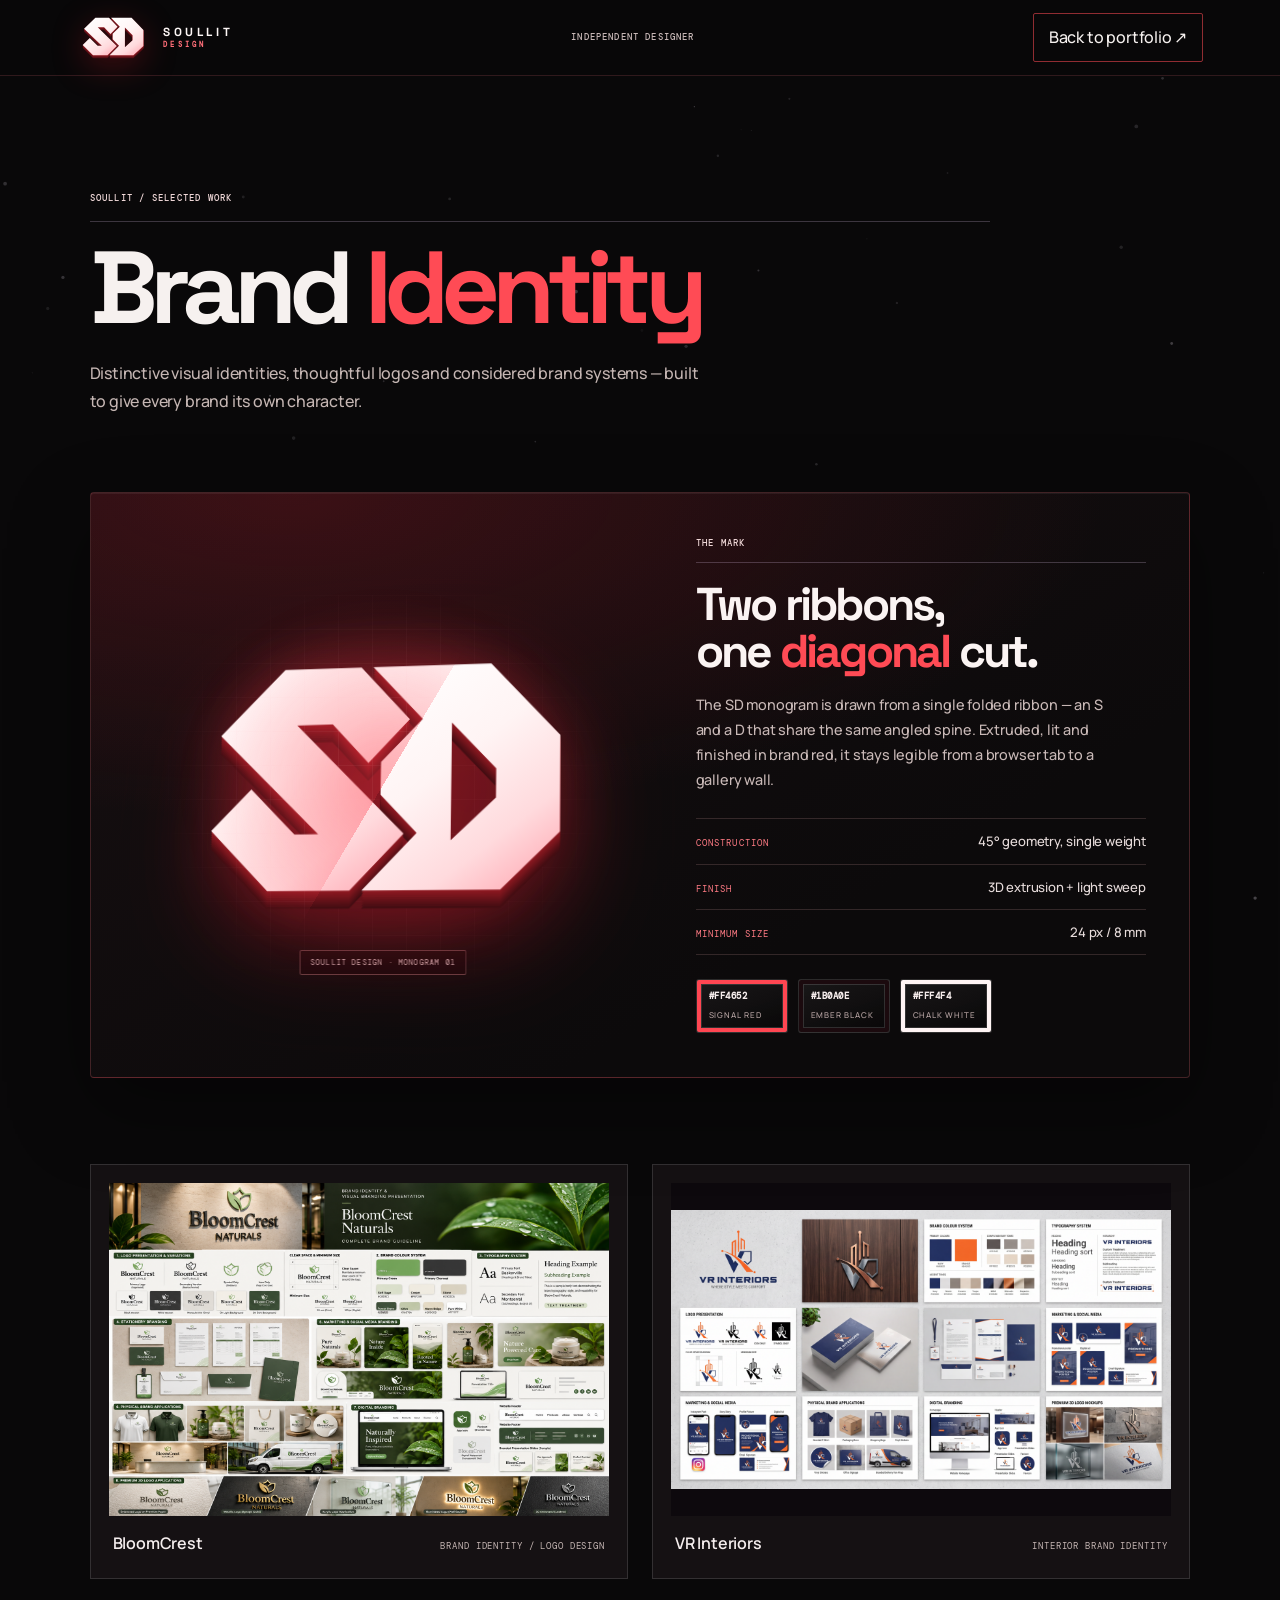
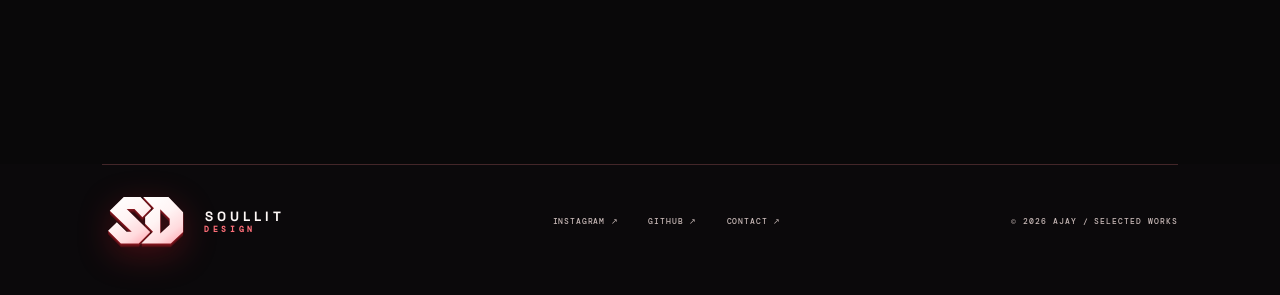
<file: brand-identity.html>
<!DOCTYPE html>
<html lang="en">
<head>
<meta charset="UTF-8">
<meta name="viewport" content="width=device-width, initial-scale=1.0">
<meta name="theme-color" content="#0b0a0b">
<meta name="description" content="Selected brand identity and logo design projects by Ajay at Soullit Design.">
<link rel="canonical" href="https://soullitdesign.github.io/portfolio/brand-identity.html">
<meta property="og:type" content="website">
<meta property="og:site_name" content="Soullit Design">
<meta property="og:title" content="Brand Identity — Ajay | Soullit">
<meta property="og:description" content="Brand identity and logo design projects by Ajay at Soullit Design.">
<meta property="og:url" content="https://soullitdesign.github.io/portfolio/brand-identity.html">
<meta property="og:image" content="https://soullitdesign.github.io/portfolio/Images/Graphic%20design/More%20Soon/BloomCrest%20Brand%20Identity%20Presentation.png">
<meta name="twitter:card" content="summary_large_image">
<title>Brand Identity — Ajay | Soullit</title>
<link rel="preconnect" href="https://fonts.googleapis.com">
<link rel="preconnect" href="https://fonts.gstatic.com" crossorigin>
<link href="https://fonts.googleapis.com/css2?family=DM+Mono:wght@400;500&family=Manrope:wght@400;500;600;700;800&family=Space+Grotesk:wght@400;500;600;700&display=swap" rel="stylesheet">
<link rel="stylesheet" href="css/style.css?v=studio-20261109">
<link rel="icon" type="image/svg+xml" href="Images/Brand/logo-mark.svg?v=studio-20261109">
<link rel="icon" type="image/png" sizes="512x512" href="Images/Brand/logo-mark-512.png?v=studio-20261109">
<link rel="apple-touch-icon" href="Images/Brand/apple-touch-icon.png?v=studio-20261109">
<style>
.brand-page{width:min(1440px,100%);margin:auto;padding:clamp(46px,7vw,100px) clamp(22px,7vw,100px) 90px}
.brand-intro{max-width:900px;margin-bottom:clamp(38px,6vw,76px)}
.brand-intro h1{font:700 clamp(3.3rem,8vw,7.5rem)/.94 "Space Grotesk",sans-serif;letter-spacing:-.075em;margin:18px 0 22px}
.brand-intro h1 em{font-style:normal;color:#ff4b55}
.brand-intro p{max-width:620px;color:#c5b6b3;line-height:1.8}
.brand-grid{display:grid;grid-template-columns:repeat(2,minmax(0,1fr));gap:24px}
.brand-project{min-width:0;display:flex;flex-direction:column;background:#151113;border:1px solid rgba(255,255,255,.13);padding:clamp(10px,1.5vw,18px);transition:border-color .25s,transform .25s}
.brand-project:hover{border-color:#ff4b55;transform:translateY(-3px)}
.brand-project img{display:block;width:100%;height:auto;aspect-ratio:3 / 2;max-height:none;object-fit:contain;background:#0d090d;flex:none}
.brand-project figcaption{min-height:44px;padding:16px 4px 4px;display:flex;justify-content:space-between;gap:12px;align-items:baseline}
.brand-project figcaption strong{font:600 1rem "Manrope",sans-serif;color:#f5eeee}
.brand-project figcaption span{font: .55rem "DM Mono",monospace;letter-spacing:.1em;color:#c5b6b3;text-transform:uppercase;text-align:right}
@media(max-width:700px){.brand-page{padding:45px 5vw 65px}.brand-grid{grid-template-columns:1fr;gap:18px}.brand-project img{aspect-ratio:auto;max-height:none}.brand-project figcaption{flex-direction:row;gap:12px;min-height:44px}.brand-project figcaption span{text-align:right}}
</style>
</head>
<body class="soullit-red">
<svg class="sd-sprite" aria-hidden="true" focusable="false" xmlns="http://www.w3.org/2000/svg">
  <defs>
    <linearGradient id="sdFace" x1="16%" y1="0%" x2="82%" y2="100%">
      <stop offset="0" stop-color="#ffffff"/>
      <stop offset=".44" stop-color="#fff4f4"/>
      <stop offset=".78" stop-color="#ffdadd"/>
      <stop offset="1" stop-color="#ffb2bb"/>
    </linearGradient>
    <linearGradient id="sdSheen" x1="0" y1="0" x2="1" y2="0">
      <stop offset="0" stop-color="#ffffff" stop-opacity="0"/>
      <stop offset=".42" stop-color="#ffffff" stop-opacity=".92"/>
      <stop offset=".58" stop-color="#ffdfe3" stop-opacity=".92"/>
      <stop offset="1" stop-color="#ffffff" stop-opacity="0"/>
    </linearGradient>
    <clipPath id="sdClip"><path d="M143.5 17L30.5 128L208 297.5L166 297.5L87.5 220L17 289.5L120 392L264.5 392L357 298.5L167 113L230 112.5L294 179L365 107L279 17ZM300 17L387.5 107L316 178L316 233L379.5 297.5L285.5 392L523 392L622.5 298.5L622.5 139.5L504.5 17ZM438 114.5L514.5 192.5L514.5 241L438 310.5Z" clip-rule="evenodd"/></clipPath>
    <g id="sdShape"><path d="M143.5 17L30.5 128L208 297.5L166 297.5L87.5 220L17 289.5L120 392L264.5 392L357 298.5L167 113L230 112.5L294 179L365 107L279 17Z"/><path d="M300 17L387.5 107L316 178L316 233L379.5 297.5L285.5 392L523 392L622.5 298.5L622.5 139.5L504.5 17ZM438 114.5L514.5 192.5L514.5 241L438 310.5Z" fill-rule="evenodd"/></g>
    <g id="sdDepth">
      <use href="#sdShape" y="30.00" fill="#440d12"/>
      <use href="#sdShape" y="26.25" fill="#4e0e14"/>
      <use href="#sdShape" y="22.50" fill="#581016"/>
      <use href="#sdShape" y="18.75" fill="#621118"/>
      <use href="#sdShape" y="15.00" fill="#6d131a"/>
      <use href="#sdShape" y="11.25" fill="#77151c"/>
      <use href="#sdShape" y="7.50" fill="#81161e"/>
      <use href="#sdShape" y="3.75" fill="#8b1820"/>
    </g>
  </defs>
</svg>
<header class="sp-header">
 <a class="sp-logo" href="index.html" aria-label="Soullit Design — home">
  <span class="sp-logo-badge"><svg class="sp-logo-mark" viewBox="0 0 640 434" aria-hidden="true" focusable="false"><use href="#sdDepth"/><use href="#sdShape" fill="url(#sdFace)"/><g clip-path="url(#sdClip)" aria-hidden="true"><rect class="sd-sheen" x="0" y="-24" width="132" height="470" fill="url(#sdSheen)"/></g></svg></span>
  <span class="sp-logo-type" aria-hidden="true"><b>SOULLIT</b><i>DESIGN</i></span>
</a>
 <span class="sp-location">INDEPENDENT DESIGNER</span>
 <a class="sp-nav-cta" href="index.html">Back to portfolio ↗</a>
</header>
<main class="brand-page">
 <div class="brand-intro">
  <span class="sp-section-kicker">SOULLIT / SELECTED WORK</span>
  <h1>Brand <em>Identity</em></h1>
  <p>Distinctive visual identities, thoughtful logos and considered brand systems — built to give every brand its own character.</p>
 </div>
 <section class="brand-mark-showcase" aria-labelledby="mark-title">
  <div class="brand-mark-stage" data-tilt-mark>
   <span class="brand-mark-glow" aria-hidden="true"></span>
   <span class="brand-mark-grid" aria-hidden="true"></span>
   <svg class="brand-mark-art" viewBox="0 0 640 434" role="img" aria-label="Soullit Design SD monogram">
    <use href="#sdDepth"/>
    <use href="#sdShape" fill="url(#sdFace)"/>
    <g clip-path="url(#sdClip)" aria-hidden="true"><rect class="sd-sheen" x="0" y="-24" width="132" height="470" fill="url(#sdSheen)"/></g>
   </svg>
   <span class="brand-mark-badge">SOULLIT DESIGN · MONOGRAM 01</span>
  </div>
  <div class="brand-mark-copy">
   <span class="sp-section-kicker">THE MARK</span>
   <h2 id="mark-title">Two ribbons,<br>one <em>diagonal</em> cut.</h2>
   <p class="brand-mark-lead">The SD monogram is drawn from a single folded ribbon — an S and a D that share the same angled spine. Extruded, lit and finished in brand red, it stays legible from a browser tab to a gallery wall.</p>
   <dl class="brand-mark-specs">
    <div><dt>Construction</dt><dd>45° geometry, single weight</dd></div>
    <div><dt>Finish</dt><dd>3D extrusion + light sweep</dd></div>
    <div><dt>Minimum size</dt><dd>24 px / 8 mm</dd></div>
   </dl>
   <div class="brand-palette" aria-label="Brand palette">
    <span style="--c:#ff4652"><b>#FF4652</b><i>Signal red</i></span>
    <span style="--c:#1b0a0e"><b>#1B0A0E</b><i>Ember black</i></span>
    <span style="--c:#fff4f4"><b>#FFF4F4</b><i>Chalk white</i></span>
   </div>
  </div>
 </section>
 <section class="brand-grid" aria-label="Brand identity projects">
  <figure class="brand-project">
   <img src="Images/Graphic%20design/More%20Soon/BloomCrest%20Brand%20Identity%20Presentation.png" alt="BloomCrest brand identity presentation" loading="eager" decoding="async">
   <figcaption><strong>BloomCrest</strong><span>Brand Identity / Logo Design</span></figcaption>
  </figure>
  <figure class="brand-project">
   <img src="Images/Graphic%20design/More%20Soon/VR%20Interiors%20Premium%20Brand%20Identity%20Presentation.png" alt="VR Interiors premium brand identity presentation" loading="lazy" decoding="async">
   <figcaption><strong>VR Interiors</strong><span>Interior Brand Identity</span></figcaption>
  </figure>
 </section>
</main>
<div class="sp-coming-footer"><footer class="sp-footer"><a class="sp-logo sp-footer-logo" href="index.html" aria-label="Soullit Design — home">
  <span class="sp-logo-badge"><svg class="sp-logo-mark" viewBox="0 0 640 434" aria-hidden="true" focusable="false"><use href="#sdDepth"/><use href="#sdShape" fill="url(#sdFace)"/><g clip-path="url(#sdClip)" aria-hidden="true"><rect class="sd-sheen" x="0" y="-24" width="132" height="470" fill="url(#sdSheen)"/></g></svg></span>
  <span class="sp-logo-type" aria-hidden="true"><b>SOULLIT</b><i>DESIGN</i></span>
</a><div><a href="https://www.instagram.com/_.ajay.gowda._/" target="_blank" rel="noreferrer">INSTAGRAM ↗</a><a href="https://github.com/soullitdesign" target="_blank" rel="noreferrer">GITHUB ↗</a><a href="index.html#contact">CONTACT ↗</a></div><span>© 2026 AJAY / SELECTED WORKS</span></footer></div>
<script src="js/ambient-particles.js?v=studio-20261109"></script>
<script src="js/depth-3d.js?v=studio-20261109"></script>
</body></html>
</file>
<file: css/style.css>
/* SOULLIT — purple creative portfolio system */
:root{--sp-bg:#0a090b;--sp-panel:#151012;--sp-panel2:#201416;--sp-purple:#d51f2b;--sp-violet:#ff4652;--sp-pink:#ef3946;--sp-white:#f6f2ef;--sp-muted:#b9aaa8;--sp-line:rgba(242,213,255,.22);--sp-font:"Space Grotesk","Manrope",sans-serif;--sp-mono:"DM Mono",monospace}
*{box-sizing:border-box;margin:0;padding:0}
html{scroll-behavior:smooth;background:var(--sp-bg);scroll-padding-top:82px}
body.soullit-red{background:var(--sp-bg);color:var(--sp-white);font-family:var(--sp-font);overflow-x:hidden}
.soullit-red a{color:inherit;text-decoration:none}
.soullit-red img{display:block;width:100%}
.soullit-red ::selection{background:var(--sp-pink);color:#0b0a0b}
.sp-header{height:78px;padding:0 6.5vw;display:flex;align-items:center;justify-content:space-between;gap:24px;background:rgba(18,5,27,.96);backdrop-filter:blur(14px);-webkit-backdrop-filter:blur(14px);border-bottom:1px solid var(--sp-line);position:sticky;top:0;z-index:1000}
.sp-logo{font-size:1rem;font-weight:800;letter-spacing:.17em;white-space:nowrap}.sp-logo span{color:var(--sp-pink);font-size:.65em;vertical-align:top;margin-left:3px}
.sp-location,.sp-section-kicker,.sp-hero-top,.sp-hero-bottom,.sp-side-vertical,.sp-tools>span,.sp-project>span,.sp-gallery-title>span,.sp-profile article small,.sp-footer{font-family:var(--sp-mono);letter-spacing:.1em}
.sp-location{font-size:.57rem;color:#bda8ca}
.sp-nav{display:flex;align-items:center;gap:clamp(18px,2.6vw,38px);font-size:.78rem}
.sp-nav a{transition:color .2s}.sp-nav a:hover{color:var(--sp-pink)}
.sp-nav-cta{border:1px solid rgba(237,57,232,.65);padding:10px 15px;border-radius:24px}
.sp-menu{display:none;background:none;border:0;padding:8px}.sp-menu i{display:block;width:24px;height:2px;background:white;margin:5px}
.sp-hero{min-height:710px;height:min(850px,calc(100svh - 78px));position:relative;overflow:hidden;display:flex;flex-direction:column;justify-content:space-between;padding:30px 6.5vw 27px;isolation:isolate;background:radial-gradient(ellipse at 50% 38%,#541019 0%,#2a0d12 37%,#0b090b 76%)}
.sp-hero-grid{position:absolute;inset:0;z-index:-1;opacity:.22;background-image:linear-gradient(rgba(235,190,255,.12) 1px,transparent 1px),linear-gradient(90deg,rgba(235,190,255,.12) 1px,transparent 1px);background-size:58px 58px;mask-image:radial-gradient(ellipse at center,#000 5%,transparent 78%)}
.sp-orb{position:absolute;border-radius:50%;filter:blur(2px);pointer-events:none;z-index:-1}.sp-orb-one{width:370px;height:370px;right:5%;top:5%;background:radial-gradient(circle,rgba(239,57,70,.34),transparent 70%)}.sp-orb-two{width:290px;height:290px;left:4%;bottom:0;background:radial-gradient(circle,rgba(213,31,43,.22),transparent 70%)}
.sp-hero-top,.sp-hero-bottom{display:flex;justify-content:space-between;gap:20px;color:#e0ccca;font-size:.58rem}
.sp-hero-title{width:100%;text-align:center;margin:auto;position:relative;z-index:2}
.sp-portfolio-word{position:relative;font-size:clamp(4.5rem,14.5vw,13rem);font-weight:700;letter-spacing:-.085em;line-height:.95;white-space:nowrap;text-shadow:0 8px 50px rgba(0,0,0,.3)}
.sp-star{display:inline-block;color:#fff4ff;font-size:.28em;vertical-align:top;margin:.09em 0 0 -.03em;text-shadow:0 0 26px #fff,0 0 55px var(--sp-pink)}
.sp-role-frame{width:min(660px,78%);margin:14px auto 0;border:1px solid rgba(255,255,255,.56);min-height:65px;display:flex;align-items:center;justify-content:center;position:relative;box-shadow:0 0 28px rgba(239,57,70,.14)}
.sp-role-frame:before,.sp-role-frame:after{content:"";position:absolute;width:7px;height:7px;background:#fff;top:50%;transform:translateY(-50%)}.sp-role-frame:before{left:-4px}.sp-role-frame:after{right:-4px}
.sp-role-frame span{font-size:clamp(1.25rem,3.2vw,2.55rem);font-weight:700;letter-spacing:.015em}
.sp-role-frame b{position:absolute;right:15px;color:var(--sp-pink);font-size:1.3rem}
.sp-hero-title>p{margin-top:17px;color:#e9c7f3;font-size:clamp(.85rem,1.4vw,1.05rem);letter-spacing:.1em}
.sp-hero-bottom{align-items:center}.sp-hero-bottom a{color:#fff}.sp-hero-bottom b{color:var(--sp-pink);margin-left:13px;font-size:1rem}
.sp-side-vertical{position:absolute;right:2.4vw;top:40%;writing-mode:vertical-rl;color:rgba(245,221,255,.55);font-size:.5rem}
.sp-section{padding:105px 8vw}
.sp-section-kicker{display:flex;justify-content:space-between;gap:20px;border-bottom:1px solid var(--sp-line);padding-bottom:15px;color:#ffc0c4;font-size:.58rem}
.sp-intro{background:radial-gradient(ellipse at 64% 50%,#431017 0%,#210d12 49%,#15051f 100%);position:relative;overflow:hidden}
.sp-intro-grid{display:grid;grid-template-columns:1.1fr .9fr;align-items:center;gap:10%;padding:75px 2vw 20px}
.sp-script{font-family:"Brush Script MT","Segoe Script",cursive;color:var(--sp-pink);font-size:clamp(1.7rem,3vw,2.8rem);font-style:italic;line-height:1}
.sp-intro-copy h2,.sp-profile h2{font-size:clamp(3.5rem,7.5vw,7.6rem);line-height:.94;letter-spacing:-.075em;margin:13px 0 25px;font-weight:700}
.sp-intro-copy h2 em,.sp-work-heading h2 em,.sp-profile h2 span,.sp-contact h2 em{font-style:normal;color:#ff4b55}
.sp-intro-lead{font-size:clamp(1.1rem,2vw,1.55rem);max-width:560px;line-height:1.45;margin-bottom:18px}
.sp-body-copy{color:#d4c0df;max-width:590px;line-height:1.9;font-size:.9rem}
.sp-signature{margin-top:32px;font-size:1.1rem;letter-spacing:.2em;font-weight:700}.sp-signature span{font: .55rem var(--sp-mono);letter-spacing:.1em;color:#c6a6d7;margin-left:12px}
.sp-portrait-wrap{width:min(100%,390px);justify-self:center;position:relative;padding:20px}
.sp-portrait-wrap img{width:100%;aspect-ratio:4/5;object-fit:cover;object-position:center 23%;border-radius:48% 48% 43% 43%;position:relative;z-index:1;border:3px solid rgba(246,211,255,.8);box-shadow:0 0 45px rgba(239,57,70,.34)}
.sp-portrait-ring{position:absolute;inset:0;border:1px dashed #ff9da3;border-radius:50%;transform:rotate(-12deg) scale(.99)}
.sp-portrait-label{position:absolute;z-index:2;bottom:35px;left:0;background:#261114;border:1px solid rgba(255,255,255,.35);padding:9px 11px;font: .48rem var(--sp-mono);letter-spacing:.07em}
.sp-portrait-index{position:absolute;right:0;top:20px;color:#ffd0d2;font: .55rem var(--sp-mono)}
.sp-contents{background:radial-gradient(ellipse at 50% 48%,#431017,#210d12 60%,#0b0a0b);position:relative;overflow:hidden}
.sp-table-script{margin:70px 0 -22px 1vw;position:relative;z-index:2}
.sp-contents-title{font-size:clamp(3.6rem,8vw,7.5rem);letter-spacing:-.07em;line-height:1;margin-bottom:35px}.sp-contents-title span{color:var(--sp-pink)}
.sp-contents-grid{border:1px dashed rgba(255,230,255,.75);padding:15px 25px;display:grid;grid-template-columns:repeat(2,minmax(0,1fr));background:rgba(18,4,31,.35);box-shadow:0 0 50px rgba(239,57,70,.12)}
.sp-contents-grid a{display:grid;grid-template-columns:45px 1fr 25px;align-items:center;gap:12px;padding:20px 8px;border-bottom:1px solid rgba(255,255,255,.13);min-width:0}
.sp-contents-grid a:nth-last-child(-n+2){border-bottom:0}
.sp-contents-grid b{font-size:1.55rem;color:#ff4652;opacity:.75}.sp-contents-grid span{font-size:clamp(1rem,2.4vw,1.7rem);font-weight:700}.sp-contents-grid i{font-style:normal;color:var(--sp-pink)}
.sp-work{background:linear-gradient(180deg,#15051f,#100419)}
.sp-work-heading{display:flex;justify-content:space-between;align-items:end;gap:40px;padding:70px 0 55px}
.sp-work-heading h2{font-size:clamp(4rem,8.2vw,8rem);line-height:.87;letter-spacing:-.08em;margin-top:15px}
.sp-work-heading>p{max-width:360px;color:#c4b4b1;line-height:1.8;font-size:.88rem;padding-bottom:6px}
.sp-gallery-section{padding:45px 0 65px;scroll-margin-top:35px}
.sp-gallery-title{margin-bottom:26px}
.sp-gallery-title>span{font-size:.58rem;color:#ff4b55}
.sp-gallery-title h3{font-size:clamp(2rem,4.5vw,4rem);letter-spacing:-.06em;margin:9px 0 6px}
.sp-gallery-title h3 span{color:#ff4b55}
.sp-gallery-title p{color:#b9a7a7;font-size:.85rem;line-height:1.65}
.sp-gallery{display:grid;gap:18px}
.sp-gallery-two{grid-template-columns:repeat(2,minmax(0,1fr))}
.sp-gallery-three{grid-template-columns:repeat(3,minmax(0,1fr));margin-top:19px}
.sp-project{min-width:0;display:block;background:#250c36;border:1px solid rgba(237,190,255,.2);overflow:hidden;position:relative;box-shadow:0 16px 42px rgba(0,0,0,.22)}
.sp-project img{width:100%;height:100%;aspect-ratio:1.18/1;object-fit:cover;transition:transform .55s cubic-bezier(.2,.7,.2,1);background:#270d39}
.sp-gallery-three .sp-project img{aspect-ratio:1/1.14}
.sp-project:hover img{transform:scale(1.035)}
.sp-project>span{display:block;padding:13px 15px;color:#f4d9d8;font-size:.53rem;background:linear-gradient(90deg,#241114,#160c0e);border-top:1px solid rgba(255,255,255,.15)}
.sp-project-light{background:#fff}.sp-project-light img{object-fit:contain;background:#f4f0e8}
.sp-project-ui img{aspect-ratio:1.9/1;object-fit:contain;background:#10204a}
.sp-profile{background:radial-gradient(ellipse at 50% 30%,#3c1117,#170d10 74%)}
.sp-profile-grid{display:grid;grid-template-columns:1fr 1fr;gap:9%;padding:70px 0 55px}
.sp-profile h2{font-size:clamp(2.8rem,5.2vw,5rem);margin:12px 0 27px}
.sp-profile article{padding:21px 0;border-top:1px solid var(--sp-line)}
.sp-profile article small{font-size:.53rem;color:#ff4b55}
.sp-profile article h3{font-size:1.08rem;line-height:1.45;margin:9px 0 5px}
.sp-profile article p{color:#c8b7b5;font-size:.8rem;line-height:1.6}
.sp-tools{border-top:1px solid var(--sp-line);border-bottom:1px solid var(--sp-line);padding:20px 0}
.sp-tools>span{display:block;color:#ff4b55;font-size:.54rem;margin-bottom:12px}
.sp-tools div{font-size:clamp(.68rem,1.4vw,.9rem);font-weight:600;line-height:2.1;letter-spacing:.06em}.sp-tools i{font-style:normal;color:var(--sp-pink);padding:0 8px}
.sp-contact{background:radial-gradient(ellipse at 50% 38%,#4a1118,#210d12 65%,#14051d);padding-bottom:27px}
.sp-contact>.sp-script{margin:70px 0 12px}
.sp-contact h2{font-size:clamp(4rem,10vw,9.5rem);line-height:.9;letter-spacing:-.085em;margin-bottom:38px}
.sp-email{display:inline-flex;gap:25px;align-items:center;border-bottom:1px solid var(--sp-pink);padding:0 0 12px;font-size:clamp(1.15rem,2.5vw,2rem)}
.sp-email span{color:var(--sp-pink)}
.sp-footer{border-top:1px solid var(--sp-line);margin-top:95px;padding-top:22px;display:flex;align-items:center;justify-content:space-between;gap:25px;color:#c4b3b2;font-size:.52rem}
.sp-footer div{display:flex;gap:22px;flex-wrap:wrap}
.sp-footer a:hover{color:#fff}
@media(max-width:900px){
.sp-header{height:70px;padding:0 6vw}.sp-location{display:none}
.sp-menu{display:block}.sp-nav{display:none;position:absolute;top:70px;left:0;right:0;background:#1b0628;padding:22px 6vw 26px;border-bottom:1px solid var(--sp-line);flex-direction:column;align-items:flex-start;gap:20px}
.sp-nav.is-open{display:flex}
.sp-hero{height:auto;min-height:650px;padding:25px 6vw 24px}
.sp-portfolio-word{font-size:clamp(4rem,14vw,8rem)}
.sp-side-vertical{right:2vw;font-size:.44rem}
.sp-section{padding:78px 6vw}
.sp-intro-grid{gap:6%;padding-top:55px}
.sp-profile-grid{gap:6%}
}
@media(max-width:650px){
.sp-hero{min-height:590px;padding:22px 6vw 22px}
.sp-hero-top,.sp-hero-bottom{font-size:.49rem;gap:15px}.sp-hero-top span:last-child{text-align:right}
.sp-hero-title{padding:0 0 15px}
.sp-portfolio-word{font-size:clamp(3.15rem,13.4vw,6.4rem);letter-spacing:-.09em}
.sp-role-frame{width:92%;min-height:52px;margin-top:12px}
.sp-role-frame span{font-size:clamp(1.05rem,5vw,1.8rem)}
.sp-role-frame b{font-size:.95rem;right:8px}
.sp-hero-title>p{font-size:.72rem;letter-spacing:.04em;line-height:1.6;max-width:300px;margin:15px auto 0}
.sp-side-vertical{display:none}
.sp-section{padding:66px 6vw}
.sp-section-kicker{font-size:.47rem;gap:12px}
.sp-intro-grid{grid-template-columns:1fr;gap:38px;padding:48px 0 0}
.sp-intro-copy h2{font-size:clamp(3.7rem,16vw,5.8rem)}
.sp-intro-lead{font-size:1.1rem}
.sp-body-copy{font-size:.83rem}
.sp-portrait-wrap{width:min(82%,320px);grid-row:1}
.sp-portrait-label{font-size:.42rem}
.sp-table-script{margin:48px 0 -15px}
.sp-contents-title{font-size:clamp(3.4rem,14vw,5rem);margin-bottom:25px}
.sp-contents-grid{grid-template-columns:1fr;padding:10px 15px}
.sp-contents-grid a{grid-template-columns:38px 1fr 20px;padding:17px 3px}
.sp-contents-grid a:nth-last-child(2){border-bottom:1px solid rgba(255,255,255,.13)}
.sp-contents-grid b{font-size:1.25rem}
.sp-contents-grid span{font-size:1.15rem}
.sp-work-heading{display:block;padding:50px 0 35px}
.sp-work-heading h2{font-size:clamp(4rem,17vw,6rem)}
.sp-work-heading>p{margin-top:23px;font-size:.82rem}
.sp-gallery-section{padding:32px 0 45px}
.sp-gallery-title h3{font-size:2.25rem}
.sp-gallery-title p{font-size:.8rem}
.sp-gallery-two,.sp-gallery-three{grid-template-columns:1fr;gap:15px}
.sp-gallery-three .sp-project img{aspect-ratio:1.2/1}
.sp-gallery-two .sp-project img{aspect-ratio:1.15/1}
.sp-project-ui img{aspect-ratio:1.1/1}
.sp-profile-grid{grid-template-columns:1fr;gap:35px;padding:48px 0 35px}
.sp-profile h2{font-size:3.2rem}
.sp-contact>.sp-script{margin-top:48px}
.sp-contact h2{font-size:clamp(3.8rem,15vw,5.7rem)}
.sp-footer{margin-top:65px;flex-wrap:wrap;gap:18px}
.sp-footer div{order:3;width:100%;gap:17px}
}
@media(max-width:360px){.sp-portfolio-word{font-size:12.7vw}.sp-role-frame span{font-size:1rem}.sp-hero-title>p{font-size:.66rem}}
@media(prefers-reduced-motion:reduce){html{scroll-behavior:auto}*,*::before,*::after{transition-duration:.01ms!important;animation-duration:.01ms!important}}


/* SOULLIT brand mark, dark charcoal + premium red finishing */
.sp-header .sp-logo img{display:block;width:clamp(82px,8.8vw,118px);height:auto;max-height:58px;object-fit:contain}
.sp-footer .sp-logo img{display:block;width:clamp(112px,13vw,165px);height:auto;max-height:112px;object-fit:contain}
.sp-logo{display:inline-flex;align-items:center;flex-shrink:0}
.sp-hero{background:radial-gradient(ellipse at 50% 38%,#401015 0%,#240d11 38%,#0a090b 78%)}
.sp-intro{background:radial-gradient(ellipse at 64% 50%,#321015 0%,#1b0d10 50%,#0b090b 100%)}
.sp-contents{background:radial-gradient(ellipse at 50% 48%,#3a1118,#1d0d10 60%,#0b090b)}
.sp-profile{background:radial-gradient(ellipse at 50% 30%,#301016,#150c0e 74%)}
.sp-contact{background:radial-gradient(ellipse at 50% 38%,#48121a,#1b0c0f 65%,#0b090b)}
.sp-orb-one{background:radial-gradient(circle,rgba(225,35,48,.32),transparent 70%)}
.sp-orb-two{background:radial-gradient(circle,rgba(145,19,29,.24),transparent 70%)}
.sp-portfolio-word{text-shadow:0 8px 50px rgba(210,30,43,.15)}
.sp-role-frame{border-color:rgba(255,216,218,.55);box-shadow:0 0 28px rgba(213,31,43,.14)}
.sp-project{background:#171112;border-color:rgba(255,170,175,.2)}
.sp-project>span{background:linear-gradient(90deg,#241114,#130c0d)}
.sp-project-light img{background:#f4f0e8}
.sp-nav-cta{border-color:rgba(239,57,70,.65)}
.sp-tools,.sp-profile article{border-color:rgba(255,190,194,.18)}
.sp-project:hover{border-color:rgba(255,75,85,.65);box-shadow:0 18px 46px rgba(125,15,25,.22)}
.sp-portrait-wrap img{box-shadow:0 0 45px rgba(213,31,43,.28)}
.sp-portrait-ring{border-color:rgba(255,165,170,.8)}
.sp-contents-grid{box-shadow:0 0 50px rgba(213,31,43,.1)}
.sp-role-frame b,.sp-star{color:#ff646d}

/* Restrained motion: cinematic entrance, ambient glow and scroll reveals */
.sp-hero-title{animation:spHeroIn .95s cubic-bezier(.2,.7,.2,1) both}
.sp-hero-top,.sp-hero-bottom{animation:spFadeIn .8s .18s ease both}
.sp-orb-one{animation:spOrbFloat 11s ease-in-out infinite alternate}
.sp-orb-two{animation:spOrbFloat 13s ease-in-out infinite alternate-reverse}
.sp-hero-grid{animation:spGridPulse 9s ease-in-out infinite}
.js-enabled .sp-reveal{opacity:0;transform:translateY(26px);transition:opacity .75s ease,transform .75s cubic-bezier(.2,.7,.2,1)}
.js-enabled .sp-reveal.is-visible{opacity:1;transform:translateY(0)}
.js-enabled .sp-gallery .sp-project:nth-child(2){transition-delay:.09s}
.js-enabled .sp-gallery .sp-project:nth-child(3){transition-delay:.17s}
.sp-project img{will-change:transform}
.sp-contents-grid a{transition:background .25s ease,padding-left .25s ease,color .25s ease}
.sp-contents-grid a:hover{background:rgba(255,60,75,.08);padding-left:15px}
.sp-email{transition:color .25s,border-color .25s}
.sp-email:hover{color:#ff6e76;border-color:#ff6e76}
@keyframes spHeroIn{from{opacity:0;transform:translateY(25px) scale(.985);filter:blur(5px)}to{opacity:1;transform:translateY(0) scale(1);filter:blur(0)}}
@keyframes spFadeIn{from{opacity:0;transform:translateY(8px)}to{opacity:1;transform:translateY(0)}}
@keyframes spOrbFloat{from{transform:translate3d(-10px,5px,0) scale(.95)}to{transform:translate3d(15px,-16px,0) scale(1.08)}}
@keyframes spGridPulse{0%,100%{opacity:.14}50%{opacity:.28}}
@media(max-width:900px){.sp-header .sp-logo img{width:92px;max-height:54px}.sp-footer .sp-logo img{width:140px}}
@media(max-width:650px){.sp-header .sp-logo img{width:82px;max-height:48px}.sp-footer .sp-logo img{width:125px}}
@media(prefers-reduced-motion:reduce){.sp-hero-title,.sp-hero-top,.sp-hero-bottom,.sp-orb-one,.sp-orb-two,.sp-hero-grid{animation:none!important}.js-enabled .sp-reveal{opacity:1;transform:none;transition:none}}


/* Dark-red gallery pages */
.collection-page{width:min(1440px,100%);margin:0 auto;padding:46px 7vw 38px}
.collection-head{position:relative;overflow:hidden;padding:55px 0 45px;border-bottom:1px solid rgba(255,170,175,.2);animation:spHeroIn .9s cubic-bezier(.2,.7,.2,1) both}
.collection-head:after{content:"";position:absolute;right:-5%;top:-35%;width:48%;height:135%;z-index:-1;background:radial-gradient(ellipse,rgba(190,27,39,.2),transparent 70%);pointer-events:none}
.collection-head .sp-section-kicker{max-width:100%;margin-bottom:70px}
.collection-head .sp-script{margin-bottom:12px}
.collection-head h1{font-size:clamp(3.5rem,8vw,7.5rem);font-weight:700;line-height:.93;letter-spacing:-.08em}
.collection-head h1 em{color:#ff4b55;font-style:normal}
.collection-intro{max-width:600px;margin-top:22px;color:#c5b6b3;font-size:clamp(.92rem,1.5vw,1.08rem);line-height:1.8}
.collection-links{display:flex;flex-wrap:wrap;gap:22px;margin-top:32px}
.collection-links a{font: .58rem var(--sp-mono);letter-spacing:.08em;color:#f3dedd;border-bottom:1px solid rgba(255,75,85,.65);padding-bottom:7px}
.collection-grid{display:grid;grid-template-columns:repeat(3,minmax(0,1fr));gap:20px;margin-top:34px}
.collection-card{min-width:0;overflow:hidden;border:1px solid rgba(255,165,170,.16);background:#151112;box-shadow:0 14px 38px rgba(0,0,0,.23);transition:border-color .25s,transform .3s,box-shadow .3s}
.collection-card:hover{border-color:rgba(255,75,85,.65);transform:translateY(-4px);box-shadow:0 20px 45px rgba(120,12,23,.2)}
.collection-card-image{display:block;width:100%;aspect-ratio:1/1.08;object-fit:cover;cursor:zoom-in;background:#171112;transition:transform .5s cubic-bezier(.2,.7,.2,1)}
.collection-card:hover .collection-card-image{transform:scale(1.025)}
.collection-meta{padding:14px 16px 17px;border-top:1px solid rgba(255,255,255,.08)}
.collection-meta small{display:block;color:#ff626b;font: .52rem var(--sp-mono);letter-spacing:.08em}
.collection-meta h2{font-size:1rem;font-weight:600;margin-top:8px;letter-spacing:-.02em}
.collection-card.reveal{opacity:0;transform:translateY(22px);transition:opacity .7s ease,transform .7s cubic-bezier(.2,.7,.2,1),border-color .25s,box-shadow .25s}
.collection-card.reveal.is-visible{opacity:1;transform:translateY(0)}
.collection-footer{margin-top:70px}
.collection-footer .sp-footer{margin-top:0}
.collection-grid-photo .collection-card-image{aspect-ratio:1/1.22}
.lightbox{position:fixed;inset:0;z-index:80;display:flex;align-items:center;justify-content:center;padding:5vw;background:rgba(0,0,0,.94);opacity:0;visibility:hidden;transition:opacity .25s,visibility .25s}
.lightbox.open{opacity:1;visibility:visible}
.lightbox img{max-width:min(92vw,1200px);max-height:84vh;width:auto;height:auto;object-fit:contain;box-shadow:0 10px 60px rgba(0,0,0,.5)}
.lightbox button{position:absolute;top:25px;right:30px;width:44px;height:44px;border:1px solid rgba(255,255,255,.5);border-radius:50%;background:#160d0e;color:white;font-size:1.8rem;cursor:pointer}
.sp-coming-soon{min-height:calc(100svh - 260px);padding:12vh 8vw;display:flex;flex-direction:column;justify-content:center;align-items:flex-start;background:radial-gradient(ellipse at 65% 45%,#3b1016,#170d10 67%,#0b090b)}
.sp-coming-soon>.sp-script{margin-top:45px}
.sp-coming-soon h1{font-size:clamp(4.5rem,12vw,10rem);line-height:.9;letter-spacing:-.08em;margin:15px 0 24px}
.sp-coming-soon h1 em{font-style:normal;color:#ff4b55}
.sp-coming-soon>p:not(.sp-script){color:#c5b6b3;max-width:420px;line-height:1.8;margin-bottom:26px}
.sp-coming-footer{padding:0 8vw 25px;background:#0b090b}
@media(max-width:900px){.collection-page{padding:35px 6vw}.collection-grid{grid-template-columns:repeat(2,minmax(0,1fr));gap:16px}.collection-head .sp-section-kicker{margin-bottom:55px}}
@media(max-width:600px){.collection-page{padding:22px 5vw 28px}.collection-head{padding:35px 0}.collection-head .sp-section-kicker{margin-bottom:42px}.collection-head h1{font-size:clamp(3.1rem,14vw,5rem)}.collection-grid{grid-template-columns:1fr;gap:15px;margin-top:22px}.collection-card-image{aspect-ratio:1.12/1}.collection-grid-photo .collection-card-image{aspect-ratio:1.15/1}.collection-footer{margin-top:45px}.lightbox img{max-width:94vw;max-height:78vh}.sp-coming-soon{padding:10vh 6vw}.sp-coming-footer{padding:0 6vw 24px}}


/* Contents section — refined type pairing and rhythm */
#contents .sp-contents-title{
  font-family:"Sora","Manrope",sans-serif;
  font-size:clamp(3.8rem,8.2vw,7.7rem);
  font-weight:700;
  letter-spacing:-.075em;
  line-height:.98;
  margin-bottom:38px;
}
#contents .sp-table-script{
  font-family:"Segoe Script","Brush Script MT",cursive;
  font-weight:600;
  letter-spacing:-.035em;
  transform:rotate(-2deg);
  transform-origin:left center;
  margin-bottom:-18px;
}
#contents .sp-contents-grid{
  padding:17px 25px;
  border-color:rgba(255,225,228,.55);
  background:rgba(8,6,7,.22);
  box-shadow:0 18px 60px rgba(0,0,0,.16),0 0 38px rgba(213,31,43,.07);
}
#contents .sp-contents-grid a{
  min-height:76px;
  grid-template-columns:44px minmax(0,1fr) 24px;
  gap:14px;
  padding:18px 8px;
}
#contents .sp-contents-grid b{
  font-family:"DM Mono",monospace;
  font-size:1.18rem;
  font-weight:500;
  letter-spacing:-.04em;
  color:#ff4b55;
  opacity:.95;
}
#contents .sp-contents-grid span{
  font-family:"Manrope",sans-serif;
  font-size:clamp(1.02rem,1.8vw,1.42rem);
  line-height:1.3;
  font-weight:700;
  letter-spacing:-.035em;
}
#contents .sp-contents-grid i{
  font-size:1.02rem;
  color:#ff5963;
  transition:transform .22s ease,color .22s ease;
}
#contents .sp-contents-grid a:hover i{transform:translate(3px,-3px);color:#fff}
@media(max-width:900px){
  #contents .sp-contents-title{font-size:clamp(3.4rem,9vw,5.6rem);margin-bottom:30px}
}
@media(max-width:650px){
  #contents .sp-contents-title{font-size:clamp(3.3rem,13.8vw,5rem);margin-bottom:25px}
  #contents .sp-table-script{margin-bottom:-14px}
  #contents .sp-contents-grid{padding:9px 14px}
  #contents .sp-contents-grid a{min-height:65px;grid-template-columns:38px minmax(0,1fr) 20px;gap:11px;padding:15px 3px}
  #contents .sp-contents-grid b{font-size:1.05rem}
  #contents .sp-contents-grid span{font-size:1.08rem}
}


/* Selected Projects — three uniform horizontal category cards */
.sp-work-heading{padding-bottom:42px}
.sp-project-gateway{display:grid;grid-template-columns:repeat(3,minmax(0,1fr));gap:17px;align-items:stretch}
.sp-category-card{
  min-width:0;min-height:340px;position:relative;display:flex;flex-direction:column;justify-content:space-between;
  overflow:hidden;padding:22px 22px 24px;border:1px solid rgba(255,170,175,.2);
  background:linear-gradient(145deg,#201315 0%,#120d0f 60%,#260e12 100%);
  box-shadow:0 18px 48px rgba(0,0,0,.22);isolation:isolate;
  transition:transform .35s cubic-bezier(.2,.7,.2,1),border-color .3s,box-shadow .3s;
}
.sp-category-card:before{content:"";position:absolute;inset:0;z-index:-2;opacity:.85;background:radial-gradient(circle at 78% 45%,rgba(200,32,45,.2),transparent 48%)}
.sp-category-card:after{content:"";position:absolute;inset:0;z-index:-1;opacity:.13;background-image:linear-gradient(rgba(255,255,255,.18) 1px,transparent 1px),linear-gradient(90deg,rgba(255,255,255,.18) 1px,transparent 1px);background-size:35px 35px;mask-image:linear-gradient(135deg,transparent,#000 55%,transparent)}
.sp-category-card:hover{transform:translateY(-7px);border-color:rgba(255,75,85,.7);box-shadow:0 25px 60px rgba(113,12,22,.28)}
.sp-category-top{display:flex;justify-content:space-between;gap:10px;position:relative;z-index:3;font: .5rem var(--sp-mono);letter-spacing:.09em;color:#d9c4c2}
.sp-category-copy{position:relative;z-index:3;max-width:88%;margin-top:auto;padding-top:85px}
.sp-category-copy h3{font-size:clamp(2.1rem,3.1vw,3.45rem);line-height:.88;letter-spacing:-.075em;font-weight:700}
.sp-category-copy h3 em{font-style:normal;color:#ff515b}
.sp-category-copy p{max-width:280px;color:#c6b5b2;font-size:.78rem;line-height:1.7;margin-top:17px}
.sp-category-link{display:inline-flex;align-items:center;gap:16px;margin-top:24px;font: .52rem var(--sp-mono);letter-spacing:.08em;color:#fff}
.sp-category-link b{font-size:1rem;color:#ff4b55;transition:transform .22s}
.sp-category-card:hover .sp-category-link b{transform:translate(4px,-4px)}
.sp-card-art{position:absolute;right:-5px;top:58px;width:48%;height:180px;perspective:700px;transform-style:preserve-3d;pointer-events:none;z-index:1}
.sp-art-orbit{position:absolute;width:148px;height:148px;right:3px;top:5px;border:1px solid rgba(255,88,98,.34);border-radius:50%;transform:rotateX(67deg) rotateZ(-24deg)}
.sp-art-sheet{position:absolute;width:91px;height:122px;border:1px solid rgba(255,200,202,.55);border-radius:5px;background:linear-gradient(145deg,rgba(255,255,255,.18),rgba(150,10,22,.32));box-shadow:0 17px 34px rgba(0,0,0,.34);transform-style:preserve-3d}
.sp-sheet-back{right:72px;top:28px;transform:rotateY(-27deg) rotateZ(-18deg) translateZ(-24px);opacity:.42}
.sp-sheet-mid{right:48px;top:19px;transform:rotateY(-27deg) rotateZ(-8deg) translateZ(0);opacity:.68}
.sp-sheet-front{right:21px;top:9px;transform:rotateY(-27deg) rotateZ(9deg) translateZ(24px);background:linear-gradient(145deg,#731b25,#230d11 68%);border-color:rgba(255,105,113,.8)}
.sp-sheet-front:before{content:"S";position:absolute;left:15px;top:13px;color:#ffecee;font:700 2.9rem var(--sp-font)}
.sp-sheet-front:after{content:"DESIGN / 01";position:absolute;left:12px;bottom:12px;font: .32rem var(--sp-mono);color:#ffb5ba;letter-spacing:.08em}
.sp-art-pencil{position:absolute;right:12px;top:0;width:9px;height:116px;border-radius:5px;background:linear-gradient(90deg,#ffc1c5,#d72e3d 35%,#5d1018 100%);transform:rotate(39deg) translateZ(55px);box-shadow:0 9px 20px rgba(0,0,0,.5)}
.sp-art-pencil:after{content:"";position:absolute;bottom:-8px;left:1px;border-left:3.5px solid transparent;border-right:3.5px solid transparent;border-top:9px solid #e7c3b9}
.sp-art-spark{position:absolute;right:133px;top:3px;color:#ff6972;font-size:1.35rem;text-shadow:0 0 20px #ff2e40;animation:spCardSpark 4s ease-in-out infinite}
.sp-card-art-photo{right:0;top:55px}
.sp-photo-orbit{position:absolute;border:1px solid rgba(255,104,113,.42);border-radius:50%;transform:rotateX(65deg) rotateZ(24deg)}
.sp-photo-orbit-one{width:172px;height:172px;right:0;top:0}
.sp-photo-orbit-two{width:128px;height:128px;right:21px;top:22px;border-color:rgba(255,210,210,.3);transform:rotateX(65deg) rotateZ(-29deg)}
.sp-camera-body{position:absolute;right:25px;top:43px;width:132px;height:88px;border:1px solid #f1878e;border-radius:13px;background:linear-gradient(145deg,#4a151d,#140c0e 65%);box-shadow:12px 19px 32px rgba(0,0,0,.48),inset 0 1px 12px rgba(255,255,255,.12);transform:rotateY(-22deg) rotateX(8deg) rotateZ(-5deg)}
.sp-camera-body:before{content:"";position:absolute;left:18px;top:-13px;width:47px;height:17px;border:1px solid #b95c64;border-bottom:0;border-radius:6px 6px 0 0;background:#291014}
.sp-camera-body i{position:absolute;left:44px;top:14px;width:58px;height:58px;border-radius:50%;border:5px solid #b9a0a1;background:radial-gradient(circle at 36% 30%,#ffb6bb 0 3%,#68252d 12%,#09090b 39%,#241114 57%,#050506 65%);box-shadow:0 0 0 4px #310f14,0 0 22px rgba(232,39,53,.25)}
.sp-camera-body b{position:absolute;right:13px;top:11px;width:7px;height:7px;border-radius:50%;background:#ff6570;box-shadow:0 0 10px #ff5260}
.sp-camera-flash{position:absolute;right:15px;top:18px;width:26px;height:14px;border-radius:3px;background:linear-gradient(90deg,#f5c8cb,#a32b36);transform:rotate(-8deg)}
.sp-card-art-next{top:52px;right:5px}
.sp-next-ring{position:absolute;border:1px solid rgba(255,116,124,.48);border-radius:50%;transform-style:preserve-3d}
.sp-next-ring-one{width:150px;height:150px;right:13px;top:5px;transform:rotateX(69deg) rotateZ(34deg)}
.sp-next-ring-two{width:114px;height:114px;right:31px;top:23px;transform:rotateX(69deg) rotateZ(-37deg)}
.sp-next-cube{position:absolute;right:55px;top:37px;width:70px;height:70px;background:linear-gradient(135deg,#8a202b,#260e12);border:1px solid rgba(255,159,165,.78);transform:rotateX(52deg) rotateY(0deg) rotateZ(45deg);box-shadow:12px 16px 27px rgba(0,0,0,.48),inset 8px 8px 16px rgba(255,255,255,.12)}
.sp-next-glow{position:absolute;right:37px;top:10px;width:100px;height:100px;border-radius:50%;background:rgba(204,25,39,.16);filter:blur(23px)}
@keyframes spCardSpark{0%,100%{transform:translateY(0) rotate(0)}50%{transform:translateY(-8px) rotate(22deg)}}
.sp-category-card:hover .sp-art-sheet-front{transform:rotateY(-27deg) rotateZ(9deg) translateZ(34px)}
.sp-category-card:hover .sp-camera-body{transform:rotateY(-12deg) rotateX(12deg) rotateZ(-2deg)}
.sp-category-card:hover .sp-next-cube{transform:rotateX(48deg) rotateY(10deg) rotateZ(58deg)}
.js-enabled .sp-category-card.sp-reveal{opacity:0;transform:translateY(24px);transition:opacity .75s ease,transform .75s cubic-bezier(.2,.7,.2,1),border-color .3s,box-shadow .3s}
.js-enabled .sp-category-card.sp-reveal.is-visible{opacity:1;transform:translateY(0)}
@media(max-width:1050px){.sp-project-gateway{grid-template-columns:1fr;gap:13px}.sp-category-card{min-height:260px}.sp-category-copy{max-width:55%;padding-top:55px}.sp-card-art{right:7%;top:38px;transform:scale(1.05)}}
@media(max-width:650px){
.sp-work-heading{padding:48px 0 35px}
.sp-project-gateway{grid-template-columns:1fr;gap:13px}
.sp-category-card{min-height:245px;padding:18px 18px 21px}
.sp-category-copy{max-width:60%;padding-top:49px}
.sp-category-copy h3{font-size:clamp(2rem,9vw,2.9rem)}
.sp-category-copy p{font-size:.72rem;line-height:1.6;margin-top:12px}
.sp-category-link{font-size:.47rem;margin-top:19px;gap:10px}
.sp-card-art{right:0;top:35px;width:48%;transform:scale(.86);transform-origin:right top}
}
@media(max-width:390px){.sp-category-card{min-height:260px}.sp-category-copy{max-width:66%}.sp-card-art{right:-12px;transform:scale(.76);}}
@media(prefers-reduced-motion:reduce){.sp-art-spark{animation:none}.sp-category-card,.sp-card-art *{transition:none!important}}


/* Final proportions for broad, horizontal-feeling category panels */
.sp-category-card{min-height:305px}
.sp-category-copy{max-width:65%;padding-top:76px}
.sp-card-art{width:43%;right:1%;top:44px}
.sp-art-orbit{width:135px;height:135px}
.sp-art-sheet{width:78px;height:108px}
.sp-sheet-back{right:63px}.sp-sheet-mid{right:42px}.sp-sheet-front{right:18px}
.sp-sheet-front:before{font-size:2.65rem}
.sp-art-pencil{height:103px;right:10px}
.sp-camera-body{right:21px;top:39px;transform:scale(.92) rotateY(-22deg) rotateX(8deg) rotateZ(-5deg)}
.sp-camera-flash{right:11px;top:16px}
.sp-photo-orbit-one{width:154px;height:154px}
.sp-photo-orbit-two{width:116px;height:116px;right:20px}
.sp-next-ring-one{width:145px;height:145px}
.sp-next-ring-two{width:110px;height:110px}
.sp-next-cube{right:49px;top:34px;width:66px;height:66px}
@media(max-width:1050px){
  .sp-project-gateway{grid-template-columns:1fr;gap:14px}
  .sp-category-card{min-height:245px;padding:20px 25px}
  .sp-category-copy{max-width:60%;padding-top:58px}
  .sp-card-art{right:7%;top:29px;transform:scale(1.05)}
}
@media(max-width:650px){
  .sp-category-card{min-height:228px;padding:18px 18px 20px}
  .sp-category-copy{max-width:62%;padding-top:45px}
  .sp-card-art{right:0;top:24px;width:45%;transform:scale(.82);transform-origin:right top}
}


/* Gallery presentation — show the portfolio artwork, not cropped placeholders */
.collection-page{max-width:1540px;padding-top:clamp(32px,5vw,72px);padding-bottom:64px}
.collection-head{padding-bottom:54px}
.collection-head h1{max-width:1050px}
.collection-intro{max-width:680px}
.collection-links a{transition:color .2s,border-color .2s}
.collection-links a:hover{color:#ff6972;border-color:#ff6972}
.collection-grid{
  grid-template-columns:repeat(3,minmax(0,1fr));
  gap:24px;
  margin-top:48px;
  align-items:start;
}
.collection-card{
  display:flex;
  flex-direction:column;
  border-radius:3px;
  background:linear-gradient(145deg,#171112,#0e0b0c);
}
.collection-card-image{
  width:100%;
  height:auto;
  aspect-ratio:4/5;
  object-fit:contain;
  object-position:center;
  background:radial-gradient(ellipse at 50% 38%,#241214,#0b0a0b 75%);
  padding:10px;
  cursor:zoom-in;
}
.collection-card:hover .collection-card-image{transform:scale(1.012)}
.collection-meta{min-height:88px;padding:17px 18px 19px}
.collection-meta small{font-size:.55rem;line-height:1.6}
.collection-meta h2{font-size:1.06rem;line-height:1.35;margin-top:7px}
.collection-grid-photo{
  grid-template-columns:repeat(2,minmax(0,1fr));
  gap:25px;
}
.collection-grid-photo .collection-card-image{
  aspect-ratio:4/3;
  object-fit:cover;
  padding:0;
  background:#100d0e;
}
.collection-grid-photo .collection-card{background:#151112}
.collection-footer{margin-top:82px}
@media(max-width:1050px){
  .collection-grid{grid-template-columns:repeat(2,minmax(0,1fr));gap:20px;margin-top:36px}
}
@media(max-width:650px){
  .collection-page{padding:24px 5vw 36px}
  .collection-head{padding:34px 0 36px}
  .collection-grid,.collection-grid-photo{grid-template-columns:1fr;gap:18px;margin-top:25px}
  .collection-card-image{aspect-ratio:4/5;max-height:620px;padding:8px}
  .collection-grid-photo .collection-card-image{aspect-ratio:4/3;max-height:none;padding:0}
  .collection-meta{min-height:74px;padding:14px 15px 16px}
  .collection-footer{margin-top:54px}
}


/* Curated Graphic Design collections — five clearly separated project groups */
.collection-jump{
  display:flex;flex-wrap:wrap;gap:9px;
  margin:32px 0 10px;
  padding:15px 0 20px;
  border-bottom:1px solid rgba(255,170,175,.18);
}
.collection-jump a{
  display:inline-flex;align-items:center;
  padding:9px 13px;
  border:1px solid rgba(255,160,166,.24);
  border-radius:30px;
  color:#f3dedd;
  background:rgba(255,255,255,.025);
  font: .55rem var(--sp-mono);
  letter-spacing:.035em;
  transition:background .2s,border-color .2s,color .2s,transform .2s;
}
.collection-jump a:hover{
  background:rgba(213,31,43,.14);
  border-color:rgba(255,75,85,.75);
  color:#fff;
  transform:translateY(-2px);
}
.collection-categories{display:flex;flex-direction:column;gap:64px;margin-top:26px}
.collection-category{scroll-margin-top:28px}
.collection-category-heading{
  display:flex;align-items:end;justify-content:space-between;gap:20px;
  border-bottom:1px solid rgba(255,170,175,.2);
  padding:0 0 17px;margin-bottom:24px;
}
.collection-category-intro small{
  display:block;color:#ff626b;font: .53rem var(--sp-mono);
  letter-spacing:.12em;margin-bottom:9px;
}
.collection-category-heading h2{
  color:#f6f2ef;font-size:clamp(1.8rem,3.2vw,3rem);
  line-height:1.08;letter-spacing:-.055em;font-weight:700;
}
.collection-category-count{
  flex:0 0 auto;color:#c9b9b7;font: .52rem var(--sp-mono);
  letter-spacing:.1em;padding-bottom:4px;
}
.collection-group-grid{
  display:grid;grid-template-columns:repeat(3,minmax(0,1fr));
  align-items:start;gap:23px;
}
.collection-group-grid .collection-card{
  min-width:0;display:flex;flex-direction:column;
  border:1px solid rgba(255,165,170,.16);
  background:linear-gradient(145deg,#171112,#0e0b0c);
}
.collection-group-grid .collection-card-image{
  display:block;width:100%;height:auto;aspect-ratio:4/5;
  object-fit:cover;object-position:center;background:#151112;
  cursor:zoom-in;transition:transform .5s cubic-bezier(.2,.7,.2,1);
}
.collection-group-grid .collection-card:hover .collection-card-image{transform:scale(1.018)}
.collection-group-grid .collection-card-image.poster-artwork{
  aspect-ratio:4/5;object-fit:contain;padding:9px;
  background:radial-gradient(ellipse at 50% 38%,#241214,#0b0a0b 78%);
}
.collection-group-grid .collection-card-image.logo-artwork{
  aspect-ratio:4/5;object-fit:contain;padding:22px;
  background:linear-gradient(145deg,#f4f0e8,#e8e2d8);
}
.collection-group-grid .collection-meta{
  min-height:91px;padding:15px 16px 17px;
  border-top:1px solid rgba(255,255,255,.08);
}
.collection-group-grid .collection-meta small{
  display:block;color:#ff626b;font: .51rem var(--sp-mono);
  letter-spacing:.07em;line-height:1.55;
}
.collection-group-grid .collection-meta h3{
  margin-top:7px;color:#f6f2ef;
  font-size:1rem;font-weight:650;line-height:1.35;letter-spacing:-.025em;
}
.collection-group-grid .collection-card.reveal{
  opacity:0;transform:translateY(22px);
  transition:opacity .7s ease,transform .7s cubic-bezier(.2,.7,.2,1),border-color .25s,box-shadow .25s;
}
.collection-group-grid .collection-card.reveal.is-visible{opacity:1;transform:translateY(0)}
.collection-group-grid .collection-card:hover{
  border-color:rgba(255,75,85,.58);
  box-shadow:0 17px 42px rgba(120,12,23,.17);
}
.collection-group-grid .collection-card.image-error .collection-card-image{
  min-height:180px;object-fit:contain;background:#1a1112;
}
@media(max-width:1050px){
  .collection-group-grid{grid-template-columns:repeat(2,minmax(0,1fr));gap:20px}
  .collection-categories{gap:54px}
}
@media(max-width:650px){
  .collection-jump{gap:7px;padding:12px 0 17px;margin-top:24px}
  .collection-jump a{font-size:.48rem;padding:8px 10px}
  .collection-categories{gap:42px;margin-top:22px}
  .collection-category-heading{align-items:flex-start}
  .collection-category-heading h2{font-size:1.75rem}
  .collection-category-count{font-size:.46rem;padding-top:8px}
  .collection-group-grid{grid-template-columns:1fr;gap:17px}
  .collection-group-grid .collection-card-image{aspect-ratio:4/5}
  .collection-group-grid .collection-card-image.poster-artwork{aspect-ratio:4/5;padding:8px}
  .collection-group-grid .collection-card-image.logo-artwork{aspect-ratio:4/5;padding:18px}
  .collection-group-grid .collection-meta{min-height:76px;padding:13px 14px 15px}
}


/* Soullit Design system refinement — consistent type, spacing and footer identity */
:root{
  --sp-display:"Sora","Manrope",sans-serif;
  --sp-body:"Manrope",sans-serif;
  --sp-mono:"DM Mono",monospace;
}
body.soullit-red{
  font-family:var(--sp-body);
  font-size:16px;
  font-weight:500;
  line-height:1.68;
  letter-spacing:-.012em;
  color:#f6f1ef;
  background:#090809;
}
.soullit-red h1,.soullit-red h2,.soullit-red h3,.soullit-red h4{
  font-family:var(--sp-display);
  text-wrap:balance;
  letter-spacing:-.065em;
}
.soullit-red p{line-height:1.72}
.sp-header{
  height:76px;
  padding-inline:clamp(22px,6vw,100px);
  background:rgba(9,8,9,.94);
  border-bottom:1px solid rgba(255,120,130,.16);
  backdrop-filter:blur(16px);
  -webkit-backdrop-filter:blur(16px);
  position:sticky;
  top:0;
  z-index:1000;
  width:100%;
}
.sp-logo{
  display:inline-flex;
  align-items:center;
  font-family:var(--sp-display);
  font-size:1.08rem;
  font-weight:800;
  letter-spacing:.19em;
  color:#fff;
}
.sp-logo span{
  color:#ff4b55;
  font-size:.58em;
  margin-left:4px;
}
.sp-location{
  font-size:.56rem;
  letter-spacing:.13em;
  color:#c8b8b7;
}
.sp-nav{
  font-family:var(--sp-body);
  font-size:.75rem;
  font-weight:650;
  letter-spacing:-.01em;
}
.sp-nav-cta{
  border-color:rgba(255,75,85,.55);
  border-radius:2px;
}
.sp-section-kicker{
  font-size:.54rem;
  line-height:1.6;
  letter-spacing:.14em;
  color:#f1d9d9;
}
.sp-script{
  font-size:clamp(1.3rem,2.2vw,1.9rem);
  font-weight:600;
  letter-spacing:-.025em;
  color:#ff5b65;
}
.sp-intro-copy h2,.sp-work-heading h2,.sp-contact h2{
  font-family:var(--sp-display);
  letter-spacing:-.075em;
}
.sp-body-copy,.sp-intro-lead,.collection-intro,.sp-profile article p,.sp-category-copy p{
  font-family:var(--sp-body);
  letter-spacing:-.018em;
}
.sp-contents-title{
  font-family:var(--sp-display);
  letter-spacing:-.075em;
}
.sp-contents-grid a span{
  font-family:var(--sp-display);
  letter-spacing:-.045em;
}
.sp-profile h2,.sp-coming-soon h1,.collection-head h1{
  font-family:var(--sp-display);
  letter-spacing:-.075em;
}
.collection-page{
  width:min(1480px,100%);
  padding:clamp(30px,4.5vw,66px) clamp(20px,6.5vw,96px) 46px;
}
.collection-head{
  padding:clamp(30px,4vw,55px) 0 44px;
}
.collection-head .sp-section-kicker{margin-bottom:55px}
.collection-head h1{
  max-width:1050px;
  font-size:clamp(3.3rem,7vw,7rem);
  line-height:.98;
}
.collection-intro{
  max-width:680px;
  font-size:clamp(.95rem,1.4vw,1.08rem);
  line-height:1.8;
  color:#d0c2c0;
}
.collection-links{gap:24px}
.collection-links a{
  font-size:.58rem;
  letter-spacing:.08em;
  padding-bottom:6px;
  border-bottom:1px solid rgba(255,75,85,.42);
}
.collection-category-heading h2{
  font-family:var(--sp-display);
  font-size:clamp(1.8rem,3vw,2.7rem);
  font-weight:700;
  letter-spacing:-.065em;
}
.collection-category-count{letter-spacing:.13em}
.collection-group-grid .collection-card{
  background:#100d0e;
  border-color:rgba(255,255,255,.13);
  box-shadow:0 14px 40px rgba(0,0,0,.15);
}
.collection-group-grid .collection-card-image{
  image-rendering:auto;
  background:#100d0e;
}
.collection-group-grid .collection-card-image.poster-artwork{
  padding:5px;
  background:#100d0e;
}
.collection-group-grid .collection-meta h3{
  font-family:var(--sp-display);
  font-size:1rem;
  line-height:1.35;
  letter-spacing:-.04em;
}
.collection-group-grid .collection-meta small{
  letter-spacing:.09em;
  line-height:1.65;
}
.collection-footer{margin-top:88px}
.sp-footer{
  display:grid;
  grid-template-columns:minmax(150px,220px) minmax(180px,1fr) auto;
  align-items:center;
  gap:28px;
  padding:30px 0 18px;
  border-top:1px solid rgba(255,135,142,.23);
  font-size:.53rem;
  color:#c8b9b7;
}
.sp-footer-logo{
  width:min(190px,100%);
  min-height:0;
  display:flex;
  align-items:center;
}
.sp-footer-logo img{
  display:block;
  width:100%;
  max-width:190px;
  height:auto;
  object-fit:contain;
}
.sp-footer>div{
  display:flex;
  flex-wrap:wrap;
  justify-content:center;
  align-items:center;
  gap:clamp(14px,2.3vw,30px);
}
.sp-footer>div a{
  transition:color .2s ease;
}
.sp-footer>div a:hover{color:#ff626b}
.sp-footer>span{
  text-align:right;
  white-space:nowrap;
  font-size:.49rem;
  letter-spacing:.12em;
}
.lightbox{
  padding:0;
  background:rgba(3,2,3,.985);
  backdrop-filter:blur(14px);
}
.lightbox img{
  display:block;
  max-width:min(94vw,1500px);
  max-height:94vh;
  width:auto;
  height:auto;
  object-fit:contain;
  box-shadow:0 18px 90px rgba(0,0,0,.72);
}
.lightbox button{
  top:18px;
  right:20px;
  z-index:2;
  width:48px;
  height:48px;
  border-color:rgba(255,255,255,.55);
  background:rgba(20,12,14,.82);
  font-family:var(--sp-body);
  line-height:1;
  transition:background .2s,border-color .2s,transform .2s;
}
.lightbox button:hover{
  background:#a91826;
  border-color:#ff6871;
  transform:rotate(90deg);
}
.lightbox-caption{
  position:absolute;
  left:24px;
  bottom:16px;
  max-width:calc(100vw - 100px);
  margin:0;
  color:rgba(255,255,255,.78);
  font: .56rem var(--sp-mono);
  letter-spacing:.1em;
  text-transform:uppercase;
}
.sp-coming-soon{
  min-height:calc(100svh - 170px);
  padding:clamp(80px,14vh,150px) clamp(22px,8vw,120px);
}
.sp-coming-footer{padding:0 clamp(22px,8vw,120px) 28px}
@media(max-width:900px){
  .sp-header{padding-inline:5vw}
  .sp-footer{
    grid-template-columns:1fr;
    justify-items:center;
    gap:20px;
    text-align:center;
  }
  .sp-footer-logo{justify-content:center}
  .sp-footer>span{text-align:center;white-space:normal}
  .collection-page{padding-inline:5vw}
}
@media(max-width:650px){
  body.soullit-red{font-size:15px}
  .sp-header{height:68px}
  .sp-location{display:none}
  .sp-nav{font-size:.82rem}
  .collection-head{padding-top:28px;padding-bottom:35px}
  .collection-head .sp-section-kicker{margin-bottom:43px}
  .collection-head h1{font-size:clamp(2.8rem,12vw,4.5rem)}
  .collection-intro{font-size:.92rem;line-height:1.75}
  .collection-category-heading h2{font-size:1.7rem}
  .collection-group-grid{grid-template-columns:1fr;gap:17px}
  .collection-group-grid .collection-card-image.poster-artwork{padding:4px}
  .lightbox{padding:0}
  .lightbox img{max-width:96vw;max-height:92vh}
  .lightbox button{top:10px;right:10px;width:43px;height:43px}
  .lightbox-caption{left:14px;bottom:10px;font-size:.47rem}
  .sp-footer{padding-top:24px}
  .sp-footer-logo{width:170px}
}
@media(prefers-reduced-motion:reduce){
  .lightbox,.lightbox button,.collection-group-grid .collection-card,.collection-group-grid .collection-card-image{transition:none!important}
}


/* Header uses the same Soullit Design logo as the footer */
.sp-header .sp-logo{width:min(170px,22vw);height:46px;display:flex;align-items:center;flex:0 0 auto;letter-spacing:0}
.sp-header .sp-logo img{display:block;width:auto;max-width:100%;height:auto;max-height:42px;object-fit:contain}
@media(max-width:650px){.sp-header .sp-logo{width:min(145px,42vw);height:42px}.sp-header .sp-logo img{max-height:38px}}


/* Photography collection: use the full content width and keep all four projects on one row */
main.collection-page{display:block;width:100%;max-width:1540px;margin-inline:auto}
.collection-grid-photo .collection-category{width:100%}
.collection-grid-photo .collection-group-grid{width:100%;grid-template-columns:repeat(4,minmax(0,1fr));gap:24px}
@media(max-width:1050px){.collection-grid-photo .collection-group-grid{grid-template-columns:repeat(2,minmax(0,1fr));gap:20px}}
@media(max-width:650px){.collection-grid-photo .collection-group-grid{grid-template-columns:1fr;gap:17px}}


/* Brand identity artwork: fill the card image area edge-to-edge */
.collection-group-grid .collection-card-image.logo-artwork{
  display:block;
  width:100%;
  aspect-ratio:1/1;
  height:auto;
  object-fit:cover;
  object-position:center;
  padding:0;
  background:#fff;
}
@media(max-width:650px){
  .collection-group-grid .collection-card-image.logo-artwork{
    aspect-ratio:1/1;
    padding:0;
  }
}


/* Fullscreen gallery navigation */
.lightbox button.lightbox-nav{
  position:absolute;top:50%;right:auto;bottom:auto;transform:translateY(-50%);z-index:2;
  display:grid;place-items:center;width:54px;height:54px;
  border:1px solid rgba(255,255,255,.48);border-radius:50%;
  background:rgba(18,13,14,.72);color:#fff;cursor:pointer;
  transition:background .2s,border-color .2s,transform .2s;
  backdrop-filter:blur(8px);
}
.lightbox-nav span{font-family:Arial,sans-serif;font-size:2.6rem;font-weight:300;line-height:.8;margin-top:-5px}
.lightbox-nav:hover{background:#e52d3a;border-color:#e52d3a;transform:translateY(-50%) scale(1.06)}
.lightbox button.lightbox-prev{left:28px;right:auto}
.lightbox button.lightbox-next{right:28px;left:auto}
.lightbox button[aria-label="Close preview"]{z-index:3}
@media(max-width:650px){
  .lightbox{padding:12px}
  .lightbox button.lightbox-nav{
    width:42px;height:42px;top:50%;bottom:auto;right:auto;
    transform:translateY(-50%);
  }
  .lightbox-nav span{font-size:2.1rem}
  .lightbox-nav:hover{transform:translateY(-50%) scale(1.05)}
  .lightbox button.lightbox-prev{left:12px;right:auto}
  .lightbox button.lightbox-next{right:12px;left:auto}
  .lightbox button[aria-label="Close preview"]{top:14px;right:14px}
}


/* Photography collection: larger portrait thumbnails to match the reference cards */
.collection-grid-photo .collection-group-grid .collection-card-image{
  width:100%;
  aspect-ratio:4/5;
  height:auto;
  object-fit:cover;
  padding:0;
}
@media(max-width:650px){
  .collection-grid-photo .collection-group-grid .collection-card-image{
    aspect-ratio:4/5;
  }
}


/* Hide the site header while an artwork is open in the fullscreen viewer */
body.gallery-preview-open .sp-header{display:none!important}

/* Photography: three large cards per desktop row, flowing responsively */
.collection-grid-photo .collection-group-grid{grid-template-columns:repeat(3,minmax(0,1fr));gap:24px}
@media(max-width:1050px){.collection-grid-photo .collection-group-grid{grid-template-columns:repeat(2,minmax(0,1fr));gap:20px}}
@media(max-width:650px){.collection-grid-photo .collection-group-grid{grid-template-columns:1fr;gap:17px}}

/* Subtle animated ambient particles shared by every portfolio page */
#ambient-particles{position:fixed;inset:0;width:100%;height:100%;z-index:0;pointer-events:none;opacity:.78}
body>:not(#ambient-particles):not(.lightbox):not(.sp-header){position:relative;z-index:1}
/* Keep navigation pinned to the viewport on every page and device */
.sp-header{position:fixed!important;top:0;left:0;right:0;width:100%;z-index:10000!important}
body{padding-top:76px}
@media(max-width:650px){body{padding-top:68px}}
.lightbox{position:fixed!important;inset:0!important;z-index:9999!important;display:flex;align-items:center;justify-content:center}
@media(prefers-reduced-motion:reduce){#ambient-particles{display:none}}


/* Photography grid: make the category wrapper span the full gallery width, like Graphic Design */
.collection-grid-photo{
  display:block!important;
  width:100%;
  max-width:none;
}
.collection-grid-photo .collection-category{
  display:block;
  width:100%;
  max-width:none;
}
.collection-grid-photo .collection-group-grid{
  display:grid;
  width:100%;
  grid-template-columns:repeat(3,minmax(0,1fr));
  gap:24px;
}
@media(max-width:1050px){
  .collection-grid-photo .collection-group-grid{grid-template-columns:repeat(2,minmax(0,1fr));gap:20px}
}
@media(max-width:650px){
  .collection-grid-photo .collection-group-grid{grid-template-columns:1fr;gap:17px}
}

/* Performance: defer off-screen gallery layout and painting until needed. */
.collection-category{content-visibility:auto;contain-intrinsic-size:auto 900px}
.collection-card-image{height:auto;max-width:100%}
#ambient-particles{pointer-events:none}


/* ==========================================================================
   SOULLIT 3D SYSTEM — extruded logo, depth-aware cards, hero sculpture
   (Pointer-driven transforms are applied by js/depth-3d.js. Every effect is
   additive: with no JS or reduced motion the site keeps its static layout.)
   ========================================================================== */

/* --- Shared logo sprite --------------------------------------------------- */
.sd-sprite{position:absolute;width:0;height:0;overflow:hidden;pointer-events:none}

/* --- Logo lockup ---------------------------------------------------------- */
.sp-header,.sp-footer{perspective:900px}
.sp-header .sp-logo,.sp-footer .sp-logo,.sp-footer-logo{width:auto;max-width:none;height:auto}
.sp-logo{display:inline-flex;align-items:center;gap:clamp(7px,.85vw,12px);flex:0 0 auto;
  width:auto;height:auto;line-height:0;transform-style:preserve-3d;
  transition:transform .45s cubic-bezier(.2,.7,.2,1)}
.sp-logo-badge{height:clamp(33px,3.4vw,45px);width:auto;aspect-ratio:640/434;
  display:grid;place-items:center;perspective:420px}
.sp-logo-mark{display:block;width:100%;height:100%;overflow:visible;
  filter:drop-shadow(0 8px 16px rgba(214,26,41,.28));
  transition:filter .4s ease}
.sp-logo:hover .sp-logo-mark,.sp-logo:focus-visible .sp-logo-mark{
  filter:drop-shadow(0 12px 24px rgba(255,52,68,.45))}
.sp-logo-type{display:flex;flex-direction:column;justify-content:center;gap:.34em;
  line-height:1;white-space:nowrap;text-align:left}
.sp-logo-type b{font-family:var(--sp-font);font-weight:700;font-size:clamp(.66rem,.92vw,.78rem);
  letter-spacing:.3em;color:#fdf7f6;text-indent:.3em}
.sp-logo-type i{font-style:normal;font-family:var(--sp-mono);font-size:clamp(.44rem,.58vw,.5rem);
  letter-spacing:.44em;color:#ff6f79;text-indent:.44em}
.sd-sheen{opacity:0;pointer-events:none;transform:translateX(-260px) skewX(-14deg)}
.is-shining .sd-sheen{animation:sdSheen .95s cubic-bezier(.35,.05,.2,1)}
@keyframes sdSheen{
  0%{opacity:0;transform:translateX(-260px) skewX(-14deg)}
  18%{opacity:.9}
  70%{opacity:.55}
  100%{opacity:0;transform:translateX(680px) skewX(-14deg)}
}
.sp-footer .sp-logo-badge{height:clamp(38px,4.2vw,54px)}
.sp-footer .sp-logo-type b{font-size:clamp(.7rem,1.05vw,.86rem)}
.sp-footer .sp-logo-type i{font-size:clamp(.46rem,.64vw,.54rem)}
@media(max-width:900px){
  .sp-header .sp-logo-badge{height:38px}
  .sp-footer .sp-logo-badge{height:44px}
}
@media(max-width:560px){
  .sp-logo-type{display:none}
  .sp-header .sp-logo-badge{height:36px}
}

/* --- Hero: 3D sculpture canvas + pointer parallax ------------------------ */
.sp-hero-fx{position:absolute;inset:0;z-index:0;width:100%;height:100%;
  pointer-events:none;opacity:.95;
  -webkit-mask-image:radial-gradient(ellipse 62% 68% at 50% 46%,#000 38%,rgba(0,0,0,.55) 68%,transparent 96%);
  mask-image:radial-gradient(ellipse 62% 68% at 50% 46%,#000 38%,rgba(0,0,0,.55) 68%,transparent 96%)}
.sp-hero-top,.sp-hero-bottom,.sp-hero-title,.sp-side-vertical{position:relative;z-index:2}
.sp-hero-top,.sp-hero-bottom{translate:calc(var(--px,0) * 6px) calc(var(--py,0) * 5px)}
.sp-hero-grid{translate:calc(var(--px,0) * -12px) calc(var(--py,0) * -9px)}
.sp-orb-one{translate:calc(var(--px,0) * 26px) calc(var(--py,0) * 20px)}
.sp-orb-two{translate:calc(var(--px,0) * -20px) calc(var(--py,0) * -14px)}
.sp-hero-title{perspective:1100px;perspective-origin:50% 42%;animation:spHeroIn3D .95s cubic-bezier(.2,.7,.2,1) both}
@keyframes spHeroIn3D{from{opacity:0;transform:translateY(26px) scale(.988)}to{opacity:1;transform:none}}
.sp-portfolio-word{
  transform-style:preserve-3d;
  transform:rotateX(calc(var(--py,0) * -4deg)) rotateY(calc(var(--px,0) * 6.5deg));
  transition:transform .55s cubic-bezier(.2,.7,.2,1);
  text-shadow:
    1px 1px 0 #b51a24, 2px 2px 0 #ad1822, 3px 3px 0 #a51620,
    4px 4px 0 #9d141d, 5px 5px 0 #95121b, 6px 6px 0 #8c1019,
    7px 7px 0 #830e17, 8px 8px 0 #7a0c14, 9px 9px 0 #710a12,
    10px 10px 0 #680910, 11px 11px 0 #5f070e, 12px 12px 0 #56060b,
    14px 16px 6px rgba(30,4,8,.5), 0 34px 80px rgba(0,0,0,.55);
}
.sp-star{text-shadow:0 0 26px #fff,0 0 55px var(--sp-violet),0 0 90px rgba(255,70,82,.7)}
.sp-role-frame{
  transform:translateZ(34px) rotateX(calc(var(--py,0) * -2deg)) rotateY(calc(var(--px,0) * 2.5deg));
  transition:transform .6s cubic-bezier(.2,.7,.2,1);
  background:linear-gradient(180deg,rgba(70,11,17,.5),rgba(20,6,9,.28));
  backdrop-filter:blur(3px);-webkit-backdrop-filter:blur(3px);
  box-shadow:0 0 34px rgba(239,57,70,.2),0 22px 50px rgba(0,0,0,.4),inset 0 1px 0 rgba(255,255,255,.18);
}
.sp-hero-title>p{transform:translateZ(22px);transition:transform .6s cubic-bezier(.2,.7,.2,1)}
@media(max-width:650px){
  .sp-hero-fx{opacity:.72}
  .sp-portfolio-word{text-shadow:
    1px 1px 0 #8b131a,2px 2px 0 #831118,3px 3px 0 #7b1016,
    4px 4px 0 #730f14,5px 5px 0 #6b0e12,6px 6px 0 #630d10,
    7px 7px 0 #5b0b0e,9px 11px 5px rgba(28,4,8,.5)}
}

/* --- Depth-aware cards --------------------------------------------------- */
.sp-project-gateway,.sp-intro-grid,.sp-contents,.collection-grid,.collection-group-grid,
.sp-gallery,.sp-profile-grid{perspective:1500px}
.sp-category-card{
  transform-style:preserve-3d;
  background-image:
    radial-gradient(340px circle at calc(50% + var(--mx,0) * 44%) calc(48% + var(--my,0) * 44%),rgba(255,92,104,.17),transparent 66%),
    linear-gradient(145deg,#201315 0%,#120d0f 60%,#260e12 100%);
}
.sp-category-card.is-tilting{transition:transform .1s linear,box-shadow .35s,border-color .35s;will-change:transform}
.sp-category-card .sp-category-copy{translate:calc(var(--mx,0) * 5px) calc(var(--my,0) * 4px);
  transition:translate .5s cubic-bezier(.2,.7,.2,1)}
.sp-category-card.is-tilting .sp-category-copy{transition:translate .12s linear}
.sp-card-art{translate:calc(var(--mx,0) * -16px) calc(var(--my,0) * -12px);
  transition:translate .5s cubic-bezier(.2,.7,.2,1)}
.sp-category-card.is-tilting .sp-card-art{transition:translate .12s linear}
.sp-card-art *{transition:transform .5s cubic-bezier(.2,.7,.2,1)}

/* Real 3D cube inside the Brand Identity card */
.sp-cube{position:absolute;right:43px;top:30px;width:64px;height:64px;
  transform-style:preserve-3d;transform:rotateX(-24deg) rotateY(-28deg);
  animation:spCubeSpin 22s linear infinite;pointer-events:none}
.sp-cube i{position:absolute;inset:0;display:block;border:1px solid rgba(255,176,182,.8);
  background:linear-gradient(145deg,rgba(148,32,44,.92),rgba(34,11,15,.96));
  box-shadow:inset 0 0 22px rgba(255,90,100,.22)}
.sp-cube i:nth-child(1){transform:translateZ(32px);background:linear-gradient(150deg,rgba(190,48,60,.95),rgba(58,14,20,.96))}
.sp-cube i:nth-child(2){transform:rotateY(180deg) translateZ(32px);opacity:.62}
.sp-cube i:nth-child(3){transform:rotateY(90deg) translateZ(32px);opacity:.78}
.sp-cube i:nth-child(4){transform:rotateY(-90deg) translateZ(32px);opacity:.7}
.sp-cube i:nth-child(5){transform:rotateX(90deg) translateZ(32px);
  background:linear-gradient(150deg,rgba(255,148,155,.92),rgba(150,36,46,.9))}
.sp-cube i:nth-child(6){transform:rotateX(-90deg) translateZ(32px);opacity:.5}
.sp-cube:after{content:"";position:absolute;left:50%;top:50%;width:118px;height:118px;
  margin:-59px 0 0 -59px;border-radius:50%;
  background:radial-gradient(circle,rgba(255,64,78,.4),transparent 68%);
  transform:translateZ(-46px);filter:blur(6px)}
@keyframes spCubeSpin{
  from{transform:rotateX(-24deg) rotateY(-28deg)}
  to{transform:rotateX(-24deg) rotateY(332deg)}
}
.sp-category-card:hover .sp-cube{animation-duration:6s}

/* Portrait, index and gallery depth */
.sp-portrait-wrap{transform-style:preserve-3d;transition:transform .5s cubic-bezier(.2,.7,.2,1)}
.sp-portrait-wrap.is-tilting{transition:transform .1s linear;will-change:transform}
.sp-portrait-wrap .sp-portrait-ring{translate:calc(var(--mx,0) * 18px) calc(var(--my,0) * 15px);
  transition:translate .55s cubic-bezier(.2,.7,.2,1)}
.sp-portrait-wrap .sp-portrait-label{translate:calc(var(--mx,0) * -20px) calc(var(--my,0) * -13px);
  transition:translate .55s cubic-bezier(.2,.7,.2,1)}
.sp-portrait-wrap .sp-portrait-index{translate:calc(var(--mx,0) * 14px) calc(var(--my,0) * -9px);
  transition:translate .55s cubic-bezier(.2,.7,.2,1)}
.sp-portrait-wrap.is-tilting .sp-portrait-ring,
.sp-portrait-wrap.is-tilting .sp-portrait-label,
.sp-portrait-wrap.is-tilting .sp-portrait-index{transition:translate .12s linear}
.sp-portrait-wrap img{box-shadow:0 30px 70px rgba(0,0,0,.5),0 0 45px rgba(213,31,43,.3)}
.sp-contents-grid{transform-style:preserve-3d;transition:transform .5s cubic-bezier(.2,.7,.2,1)}
.sp-contents-grid.is-tilting{transition:transform .1s linear;will-change:transform}
.collection-card{transform-style:preserve-3d}
.collection-card.is-tilting{will-change:transform;transition:transform .1s linear,border-color .25s,box-shadow .25s;
  box-shadow:0 34px 70px rgba(0,0,0,.5),0 0 0 1px rgba(255,90,100,.35)}
.collection-card .collection-card-image{transition:transform .5s cubic-bezier(.2,.7,.2,1)}
.collection-card.is-tilting .collection-card-image{transform:scale(1.045)}

/* Lightbox artwork gets the same depth language */
.lightbox img{transition:transform .45s cubic-bezier(.2,.7,.2,1)}
.lightbox img:hover{transform:perspective(1400px) rotateY(-1.4deg) rotateX(.9deg) scale(1.008)}

@media(prefers-reduced-motion:reduce){
  .sp-cube{animation:none}
  .sd-sheen{display:none}
  .sp-portfolio-word,.sp-role-frame,.sp-hero-top,.sp-hero-bottom,.sp-hero-grid,
  .sp-orb-one,.sp-orb-two,.sp-card-art,.sp-category-copy,.sp-hero-title>p,
  .sp-portrait-ring,.sp-portrait-label,.sp-portrait-index{transform:none!important;translate:none!important}
  .sp-hero-title{animation:none!important}
}


/* --- Brand identity page: large logo showcase ---------------------------- */
.brand-mark-showcase{
  display:grid;grid-template-columns:minmax(0,1.05fr) minmax(0,.95fr);
  gap:clamp(28px,5vw,72px);align-items:center;
  margin:0 0 clamp(48px,7vw,86px);padding:clamp(24px,3.4vw,44px);
  border:1px solid rgba(255,120,128,.22);border-radius:4px;
  background:
    radial-gradient(120% 90% at 18% 0%,rgba(140,20,32,.32),transparent 62%),
    linear-gradient(150deg,#170f11,#0c0a0b 70%);
  box-shadow:0 30px 80px rgba(0,0,0,.4),inset 0 1px 0 rgba(255,255,255,.06);
  overflow:hidden;isolation:isolate;perspective:1600px;
}
.brand-mark-stage{
  position:relative;display:grid;place-items:center;
  min-height:clamp(230px,30vw,380px);padding:clamp(14px,2vw,30px);
  transform-style:preserve-3d;transition:transform .5s cubic-bezier(.2,.7,.2,1);
}
.brand-mark-stage.is-tilting{transition:transform .1s linear;will-change:transform}
.brand-mark-glow{
  position:absolute;inset:6% 12%;z-index:0;border-radius:50%;
  background:radial-gradient(circle,rgba(255,52,68,.42),rgba(255,52,68,.12) 52%,transparent 72%);
  filter:blur(18px);animation:brandMarkGlow 7s ease-in-out infinite;
}
.brand-mark-grid{
  position:absolute;inset:0;z-index:0;opacity:.16;border-radius:4px;
  background-image:linear-gradient(rgba(255,190,196,.4) 1px,transparent 1px),
    linear-gradient(90deg,rgba(255,190,196,.4) 1px,transparent 1px);
  background-size:34px 34px;
  mask-image:radial-gradient(circle at 50% 50%,#000 20%,transparent 78%);
  -webkit-mask-image:radial-gradient(circle at 50% 50%,#000 20%,transparent 78%);
}
.brand-mark-art{
  position:relative;z-index:1;display:block;
  width:min(100%,clamp(240px,30vw,420px));height:auto;overflow:visible;
  filter:drop-shadow(0 26px 46px rgba(120,10,20,.55)) drop-shadow(0 0 30px rgba(255,60,75,.25));
  transform:rotateX(6deg) rotateY(-10deg);
  animation:brandMarkFloat 9s ease-in-out infinite;
}
.brand-mark-badge{
  position:absolute;z-index:2;left:50%;bottom:0;transform:translateX(-50%);
  border:1px solid rgba(255,170,176,.35);border-radius:2px;
  padding:7px 10px;background:rgba(20,8,11,.78);
  font: .46rem var(--sp-mono);letter-spacing:.16em;color:#f0cfd1;white-space:nowrap;
}
.brand-mark-copy .sp-section-kicker{padding-bottom:12px;margin-bottom:18px}
.brand-mark-copy h2{
  font:700 clamp(2rem,3.6vw,3.3rem)/1.02 var(--sp-font);letter-spacing:-.06em;color:#fbf4f3;
}
.brand-mark-copy h2 em{font-style:normal;color:#ff4b55}
.brand-mark-lead{max-width:46ch;margin:18px 0 26px;color:#c9b9b7;line-height:1.8;font-size:.9rem}
.brand-mark-specs{display:grid;gap:0;margin:0 0 24px;border-top:1px solid rgba(255,190,194,.16)}
.brand-mark-specs div{display:flex;justify-content:space-between;gap:18px;align-items:baseline;
  padding:11px 0;border-bottom:1px solid rgba(255,190,194,.16)}
.brand-mark-specs dt{font: .54rem var(--sp-mono);letter-spacing:.13em;color:#ff7b84;text-transform:uppercase}
.brand-mark-specs dd{margin:0;font-size:.82rem;color:#e7dcdb;text-align:right}
.brand-palette{display:flex;gap:10px;flex-wrap:wrap}
.brand-palette span{
  display:flex;flex-direction:column;gap:6px;min-width:92px;
  padding:10px 12px 11px;border:1px solid rgba(255,255,255,.12);border-radius:3px;
  background:linear-gradient(160deg,rgba(255,255,255,.06),rgba(0,0,0,.25));
  box-shadow:inset 0 0 0 4px var(--c,transparent),inset 0 0 0 5px rgba(255,255,255,.14);
  transition:transform .3s cubic-bezier(.2,.7,.2,1),border-color .3s;
}
.brand-palette span:hover{transform:translateY(-3px) rotate(-1.4deg);border-color:rgba(255,120,128,.5)}
.brand-palette b{font:600 .58rem var(--sp-mono);letter-spacing:.06em;color:#f6edec}
.brand-palette i{font-style:normal;font-size:.5rem;letter-spacing:.1em;color:#b8a5a4;text-transform:uppercase}
@keyframes brandMarkFloat{
  0%,100%{transform:rotateX(6deg) rotateY(-10deg) translateY(0)}
  50%{transform:rotateX(-3deg) rotateY(9deg) translateY(-10px)}
}
@keyframes brandMarkGlow{0%,100%{opacity:.72;transform:scale(.96)}50%{opacity:1;transform:scale(1.05)}}
.brand-mark-stage:hover .brand-mark-art{animation-play-state:paused}
@media(max-width:900px){
  .brand-mark-showcase{grid-template-columns:1fr;gap:26px}
  .brand-mark-art{width:min(100%,320px)}
}
@media(max-width:700px){
  .brand-mark-showcase{padding:18px 16px 22px}
  .brand-mark-badge{left:auto;right:6px;bottom:2px;transform:none;font-size:.42rem}
  .brand-mark-copy h2{font-size:clamp(1.8rem,7vw,2.4rem)}
  .brand-mark-lead{font-size:.84rem}
  .brand-palette span{flex:1 1 30%;min-width:0}
}
@media(prefers-reduced-motion:reduce){
  .brand-mark-art,.brand-mark-glow{animation:none}
}


/* --- Logo entrance + depth reveals --------------------------------------- */
.sp-logo-mark{animation:sdMarkIn 1.15s cubic-bezier(.2,.7,.2,1) both}
@keyframes sdMarkIn{
  0%{opacity:0;transform:rotateY(-42deg) rotateX(14deg) scale(.84)}
  55%{opacity:1}
  100%{opacity:1;transform:none}
}
.js-enabled .sp-section h2,
.js-enabled .sp-work-heading h2,
.js-enabled .sp-gallery-title h3{
  transform-origin:50% 100%;
  transform:perspective(900px) rotateX(9deg) translateY(18px);
  opacity:0;
  transition:transform .95s cubic-bezier(.2,.7,.2,1),opacity .8s ease;
}
.js-enabled .sp-section.is-visible h2,
.js-enabled .sp-work-heading.is-visible h2,
.js-enabled .sp-gallery-title.is-visible h3{transform:none;opacity:1}
.js-enabled .sp-profile article{opacity:0;transform:translateY(14px);transition:opacity .7s ease,transform .7s cubic-bezier(.2,.7,.2,1)}
.js-enabled .sp-profile.is-visible article{opacity:1;transform:none}
.js-enabled .sp-profile.is-visible article:nth-of-type(2){transition-delay:.1s}

/* --- Brand watermarks ---------------------------------------------------- */
.sp-contact{position:relative;overflow:hidden}
.sp-contact > *:not(.sp-contact-mark){position:relative;z-index:1}
.sp-contact-mark{
  position:absolute;right:-3%;bottom:4%;z-index:0;width:clamp(230px,33vw,500px);
  pointer-events:none;opacity:.12;
  translate:calc(var(--px,0) * -16px) calc(var(--py,0) * -10px);
  transition:translate .7s cubic-bezier(.2,.7,.2,1);
  animation:spMarkDrift 16s ease-in-out infinite;
  -webkit-mask-image:linear-gradient(205deg,#000 34%,transparent 90%);
  mask-image:linear-gradient(205deg,#000 34%,transparent 90%);
}
.collection-head > *:not(.collection-mark){position:relative;z-index:1}
.collection-mark{
  position:absolute;right:-2%;bottom:-8%;z-index:0;width:clamp(170px,23vw,320px);
  pointer-events:none;opacity:.12;
  translate:calc(var(--px,0) * -12px) calc(var(--py,0) * 9px);
  transition:translate .7s cubic-bezier(.2,.7,.2,1);
  animation:spMarkDrift 18s ease-in-out infinite;
  -webkit-mask-image:linear-gradient(212deg,#000 26%,transparent 88%);
  mask-image:linear-gradient(212deg,#000 26%,transparent 88%);
}
.sp-contact-mark svg,.collection-mark svg{display:block;width:100%;height:auto;
  filter:drop-shadow(0 18px 44px rgba(255,40,56,.22))}
@keyframes spMarkDrift{
  0%,100%{transform:rotate(-2.2deg) translateY(0)}
  50%{transform:rotate(1.8deg) translateY(-12px)}
}
@media(max-width:900px){
  .sp-contact-mark{width:clamp(190px,44vw,320px);opacity:.1;right:-6%}
  .collection-mark{width:clamp(130px,30vw,200px);opacity:.1;right:-4%;bottom:-10%}
}
@media(prefers-reduced-motion:reduce){
  .sp-logo-mark{animation:none}
  .sp-contact-mark,.collection-mark{animation:none}
  .js-enabled .sp-section h2,
  .js-enabled .sp-work-heading h2,
  .js-enabled .sp-gallery-title h3,
  .js-enabled .sp-profile article{opacity:1!important;transform:none!important;transition:none!important}
}


/* ==========================================================================
   STUDIO SYSTEM — selected work wall, services, clients, reading progress
   ========================================================================== */

/* --- Reading progress ---------------------------------------------------- */
body>#sp-progress{position:fixed;left:0;right:0;top:78px;height:2px;z-index:990;
  background:rgba(255,255,255,.05);pointer-events:none}
#sp-progress i{display:block;height:100%;width:0;
  background:linear-gradient(90deg,#7b1622,#ff4652 55%,#ffd6d9);
  box-shadow:0 0 14px rgba(255,70,82,.55);transition:width .12s linear}
@media(max-width:650px){body>#sp-progress{top:70px}}

/* --- Featured work wall -------------------------------------------------- */
.sp-featured{margin-top:clamp(44px,6.5vw,84px);scroll-margin-top:100px}
.sp-featured-head{display:flex;align-items:flex-end;justify-content:space-between;gap:22px;
  border-top:1px solid rgba(255,170,175,.18);padding-top:clamp(26px,3.4vw,40px);margin-bottom:clamp(20px,2.6vw,30px)}
.sp-featured-head h3{font-size:clamp(1.9rem,3.5vw,3.1rem);line-height:.95;letter-spacing:-.055em;margin-top:10px;font-weight:700}
.sp-featured-head h3 em{font-style:normal;color:#ff4b55}
.sp-featured-all{font: .53rem var(--sp-mono);letter-spacing:.11em;color:#f4e5e4;white-space:nowrap;
  padding-bottom:7px;border-bottom:1px solid rgba(255,75,85,.5);transition:color .25s,border-color .25s,letter-spacing .25s}
.sp-featured-all b{color:#ff4b55;margin-left:9px}
.sp-featured-all:hover{color:#fff;border-color:#ff4b55;letter-spacing:.14em}
.sp-featured-grid{display:grid;grid-template-columns:repeat(3,minmax(0,1fr));gap:clamp(12px,1.5vw,20px);perspective:1100px}
.sp-piece{position:relative;display:flex;flex-direction:column;min-width:0;overflow:hidden;
  border:1px solid rgba(255,165,170,.16);background:linear-gradient(150deg,#171112,#0e0b0c);
  transition:border-color .3s,box-shadow .3s,transform .35s cubic-bezier(.2,.7,.2,1)}
.sp-piece:hover{border-color:rgba(255,75,85,.6);box-shadow:0 26px 58px rgba(0,0,0,.48)}
.sp-piece-frame{display:block;overflow:hidden;background:radial-gradient(ellipse at 50% 32%,#241214,#0b0a0b 78%)}
.sp-piece-frame img{width:100%;aspect-ratio:4/5;object-fit:contain;padding:9px;
  transition:transform .65s cubic-bezier(.2,.7,.2,1)}
.sp-piece:hover .sp-piece-frame img,.sp-piece:focus-visible .sp-piece-frame img{transform:scale(1.04)}
.sp-piece-meta{display:flex;flex-direction:column;gap:6px;padding:13px 15px 15px;
  border-top:1px solid rgba(255,255,255,.12)}
.sp-piece-meta strong{font-size:.92rem;font-weight:600;letter-spacing:-.012em;color:#f8f1f0}
.sp-piece-meta span{font: .51rem var(--sp-mono);letter-spacing:.09em;text-transform:uppercase;color:#bfaaa8}
.sp-piece-arrow{position:absolute;top:12px;right:12px;display:grid;place-items:center;
  width:34px;height:34px;border-radius:50%;border:1px solid rgba(255,255,255,.45);
  background:rgba(18,10,12,.72);color:#fff;font-size:.85rem;line-height:1;
  opacity:0;transform:translateY(-6px) scale(.94);
  transition:opacity .3s,transform .3s;backdrop-filter:blur(6px);-webkit-backdrop-filter:blur(6px)}
.sp-piece:hover .sp-piece-arrow,.sp-piece:focus-visible .sp-piece-arrow{opacity:1;transform:none}
.sp-piece.is-tilting{transition:transform .1s linear,border-color .3s,box-shadow .3s;will-change:transform}
.sp-piece:focus-visible{outline:2px solid #ff5b66;outline-offset:3px}

/* --- Services ------------------------------------------------------------ */
.sp-services{position:relative;
  background:radial-gradient(ellipse at 22% 12%,#2b1016 0%,#170c10 52%,#0b090b 100%)}
.sp-services-grid{display:grid;grid-template-columns:minmax(0,.85fr) minmax(0,1.15fr);
  gap:clamp(30px,5vw,72px);padding:clamp(44px,6vw,80px) 0 0}
.sp-services-intro h2{font-size:clamp(2.6rem,5.2vw,5rem);line-height:.94;letter-spacing:-.07em;margin:12px 0 22px;font-weight:700}
.sp-services-intro h2 em{font-style:normal;color:#ff4b55}
.sp-services-intro .sp-body-copy{max-width:44ch}
.sp-service{display:grid;grid-template-columns:46px minmax(0,1fr);gap:4px 16px;
  padding:clamp(16px,2vw,24px) 0;border-top:1px solid rgba(255,190,194,.18);
  transition:padding-left .35s cubic-bezier(.2,.7,.2,1),border-color .35s}
.sp-service:last-child{border-bottom:1px solid rgba(255,190,194,.18)}
.sp-service>span{font: .54rem var(--sp-mono);letter-spacing:.14em;color:#ff5d67;padding-top:.45em}
.sp-service h3{font-size:clamp(1.12rem,1.85vw,1.6rem);font-weight:600;letter-spacing:-.035em;line-height:1.15}
.sp-service p{grid-column:2;margin:9px 0 0;color:#c6b6b4;font-size:.86rem;line-height:1.75;max-width:54ch}
.sp-service em{grid-column:2;font-style:normal;margin-top:10px;
  font: .49rem var(--sp-mono);letter-spacing:.13em;text-transform:uppercase;color:#8d7a79}
.sp-service:hover{padding-left:10px;border-color:rgba(255,75,85,.55)}
.sp-service:hover h3{color:#ff8992}
.sp-clients{margin-top:clamp(38px,5.5vw,70px);padding:20px 0;
  border-top:1px solid rgba(255,190,194,.18);border-bottom:1px solid rgba(255,190,194,.18)}
.sp-clients>span{display:block;font: .51rem var(--sp-mono);letter-spacing:.15em;color:#ff5d67;margin-bottom:13px}
.sp-clients div{display:flex;flex-wrap:wrap;align-items:center;gap:9px 18px;
  font-size:clamp(.74rem,1.1vw,.92rem);font-weight:600;letter-spacing:.03em;color:#eadfde}
.sp-clients i{font-style:normal;color:#ff4b55;opacity:.65;font-size:.72em}

/* --- Availability pill --------------------------------------------------- */
.sp-availability{display:inline-flex;align-items:center;gap:10px;margin:24px 0 2px;
  padding:9px 16px;border:1px solid rgba(255,120,128,.34);border-radius:40px;
  background:rgba(255,75,85,.06);font: .53rem var(--sp-mono);letter-spacing:.11em;color:#f4e0df}
.sp-availability i{width:7px;height:7px;border-radius:50%;background:#54d98c;
  box-shadow:0 0 0 3px rgba(84,217,140,.16),0 0 12px rgba(84,217,140,.75);
  animation:spAvailable 2.8s ease-in-out infinite}
@keyframes spAvailable{0%,100%{opacity:1;transform:scale(1)}50%{opacity:.5;transform:scale(.8)}}

@media(max-width:1050px){
  .sp-featured-grid{grid-template-columns:repeat(3,minmax(0,1fr))}
  .sp-services-grid{grid-template-columns:1fr;gap:26px}
}
@media(max-width:760px){
  .sp-featured-grid{grid-template-columns:repeat(2,minmax(0,1fr))}
}
@media(max-width:650px){
  .sp-featured-head{flex-direction:column;align-items:flex-start;gap:14px}
  .sp-featured-grid{grid-template-columns:1fr;gap:14px}
  .sp-piece-frame img{aspect-ratio:1/1}
  .sp-piece-meta{padding:12px 13px 14px}
  .sp-service{grid-template-columns:34px minmax(0,1fr);gap:4px 12px;padding:15px 0}
  .sp-service p{font-size:.82rem}
  .sp-clients div{gap:8px 14px}
  .sp-availability{font-size:.48rem;padding:8px 13px;margin-top:20px}
}
@media(prefers-reduced-motion:reduce){
  .sp-availability i{animation:none}
  .sp-piece,.sp-piece-frame img,.sp-service{transition:none}
}

/* Screen-reader-only utility */
.sr-only{position:absolute;width:1px;height:1px;padding:0;margin:-1px;overflow:hidden;
  clip:rect(0 0 0 0);clip-path:inset(50%);white-space:nowrap;border:0}
</file>
